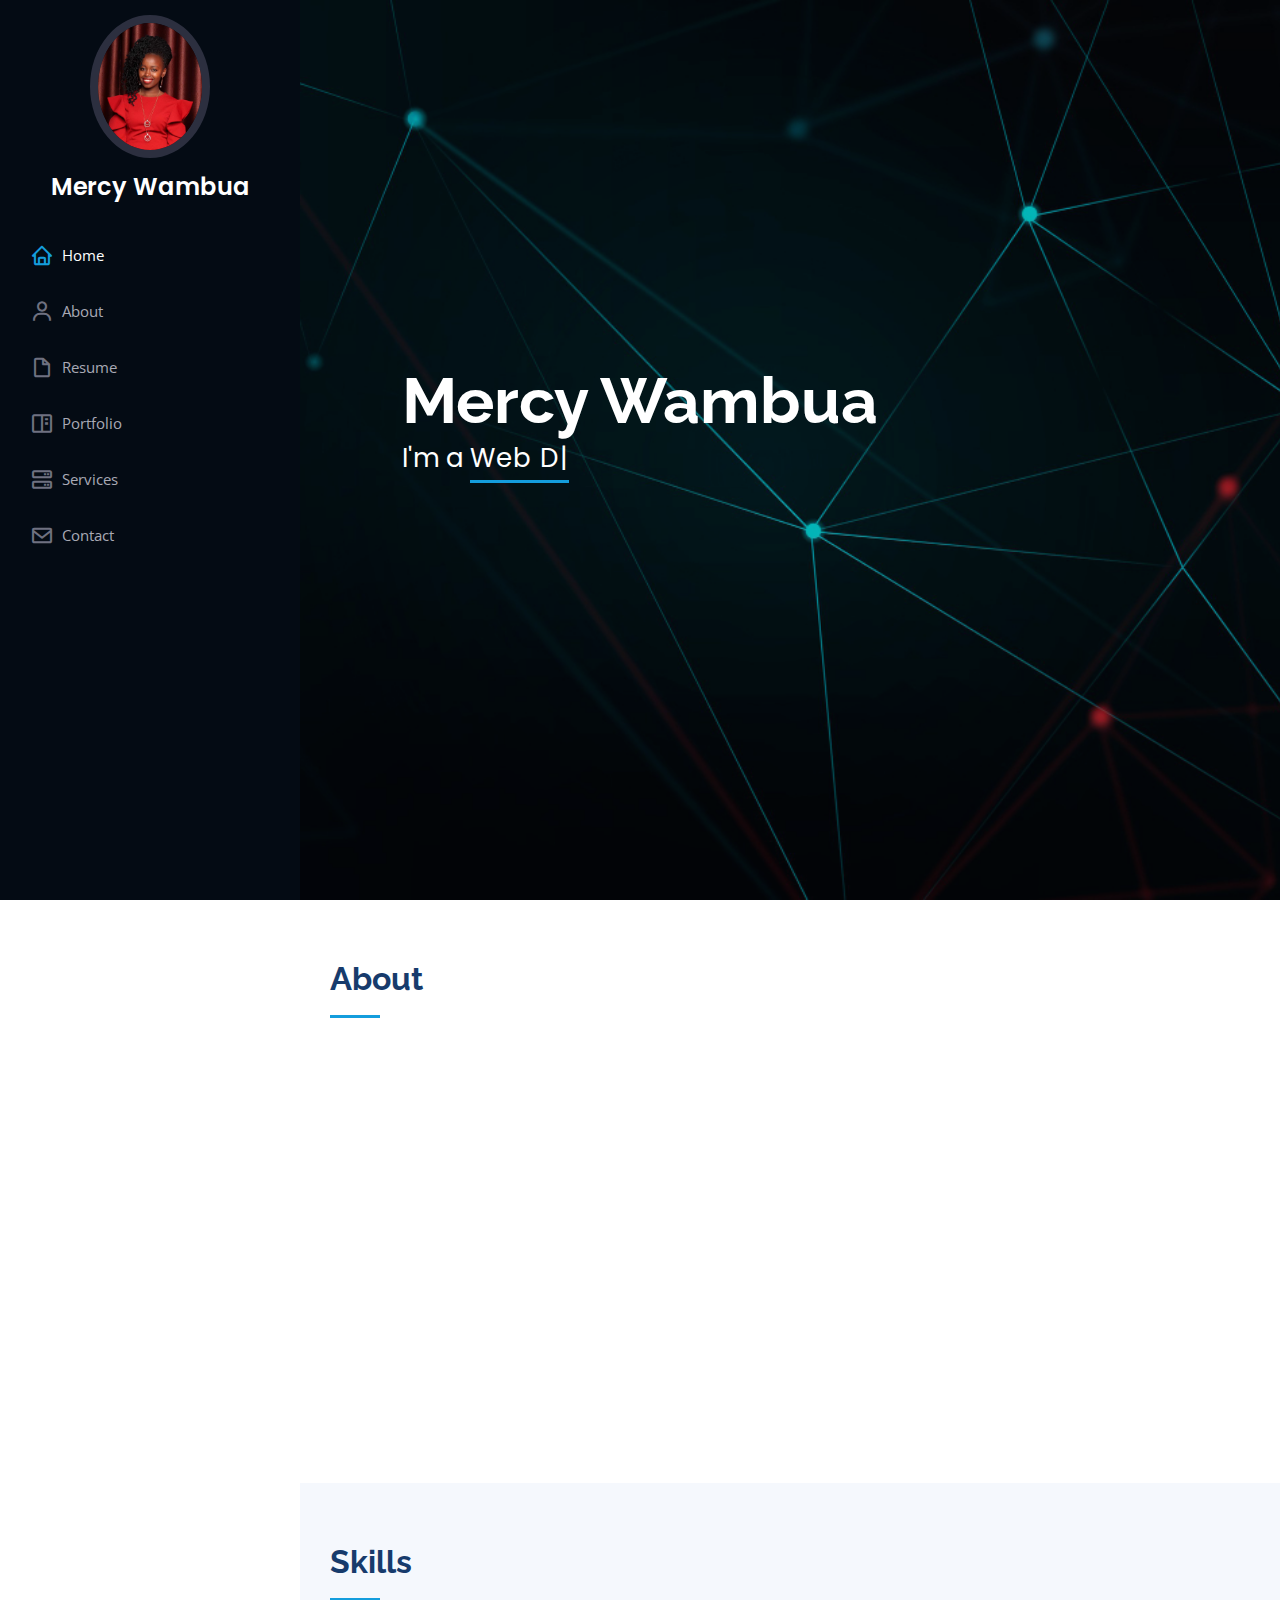
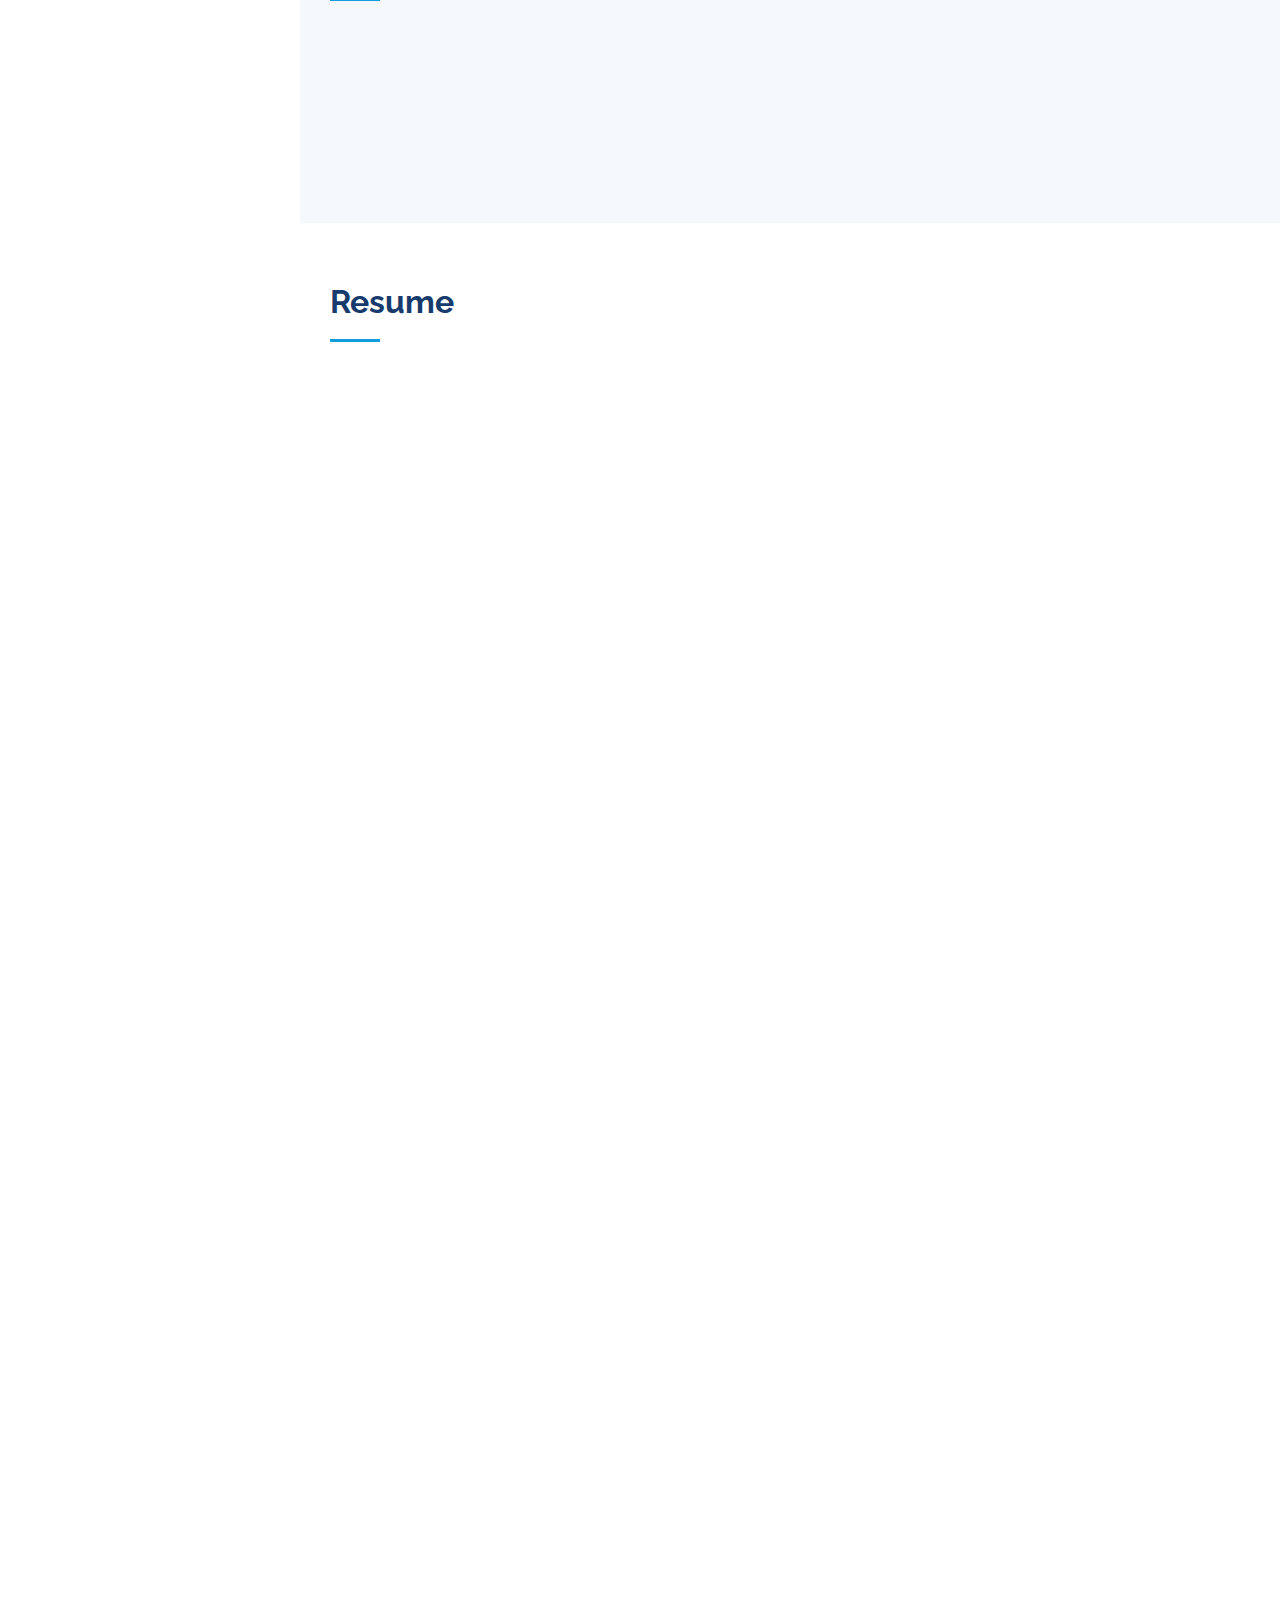
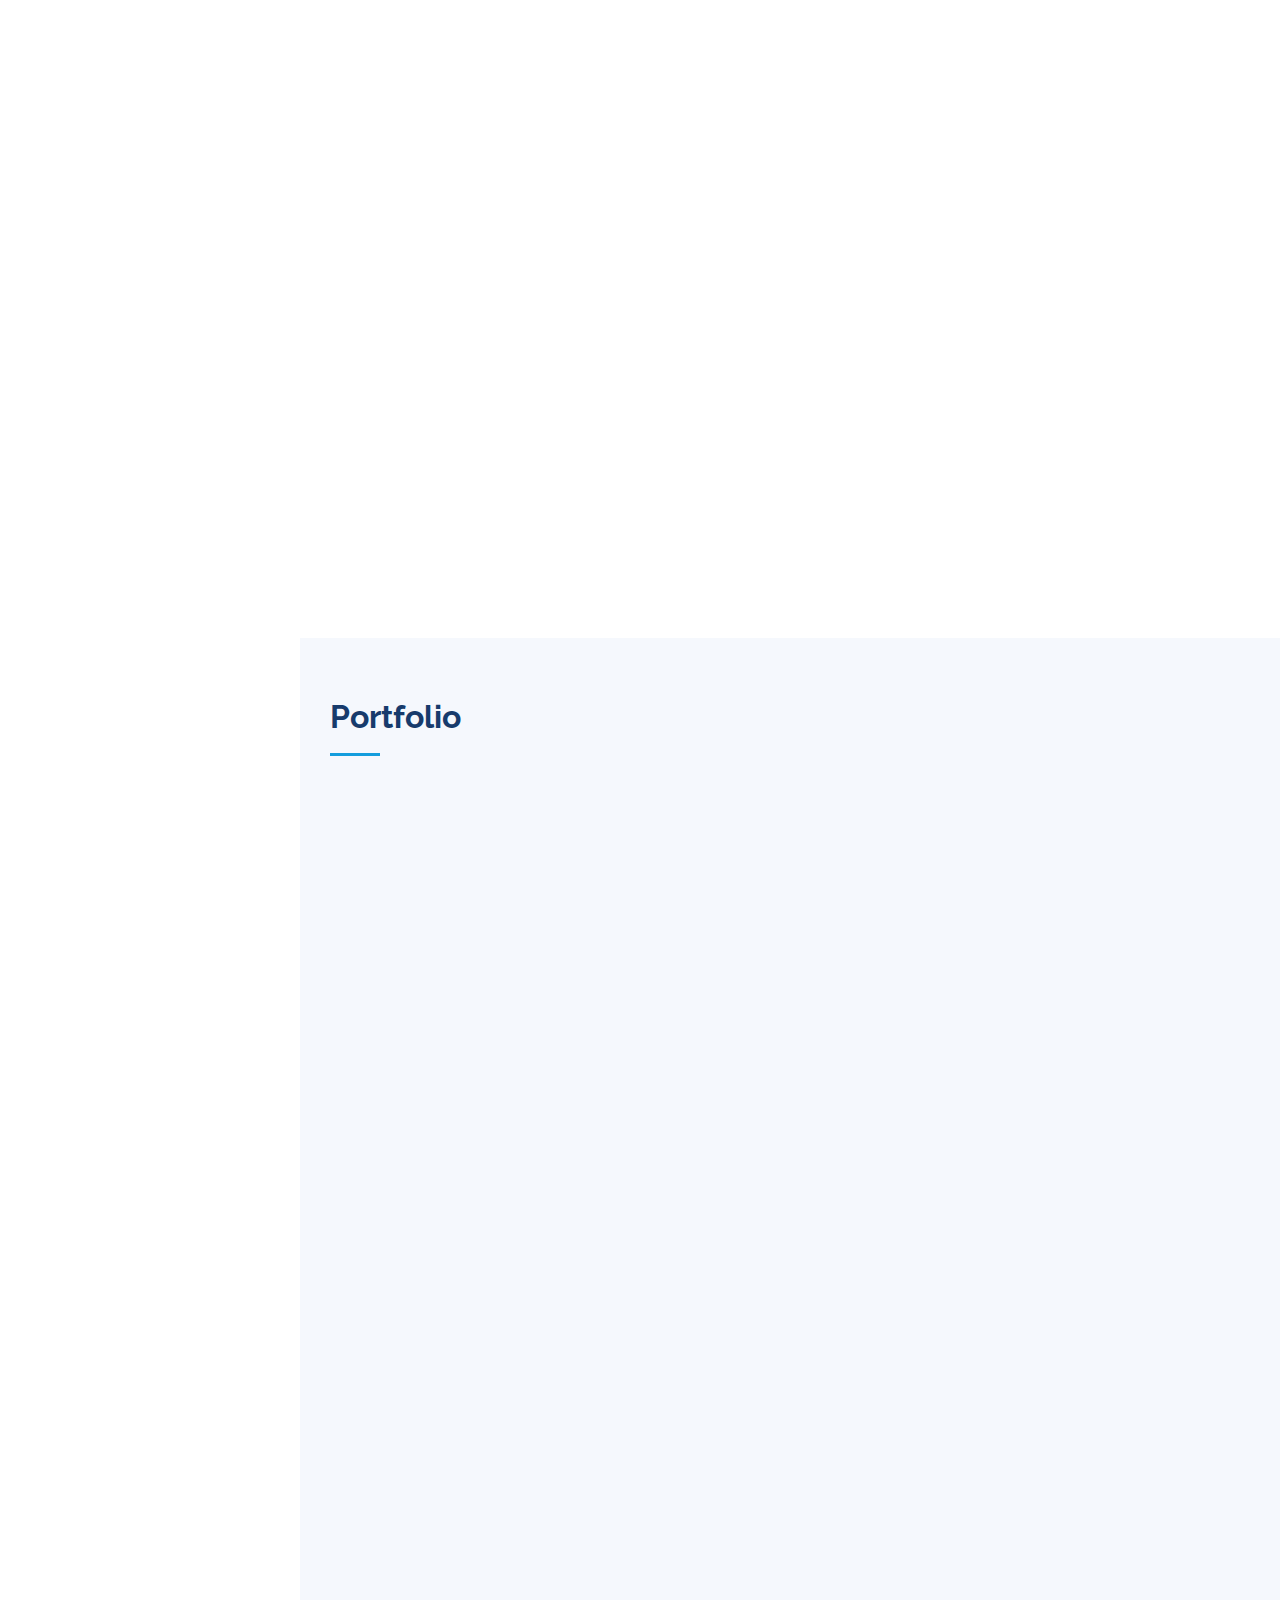
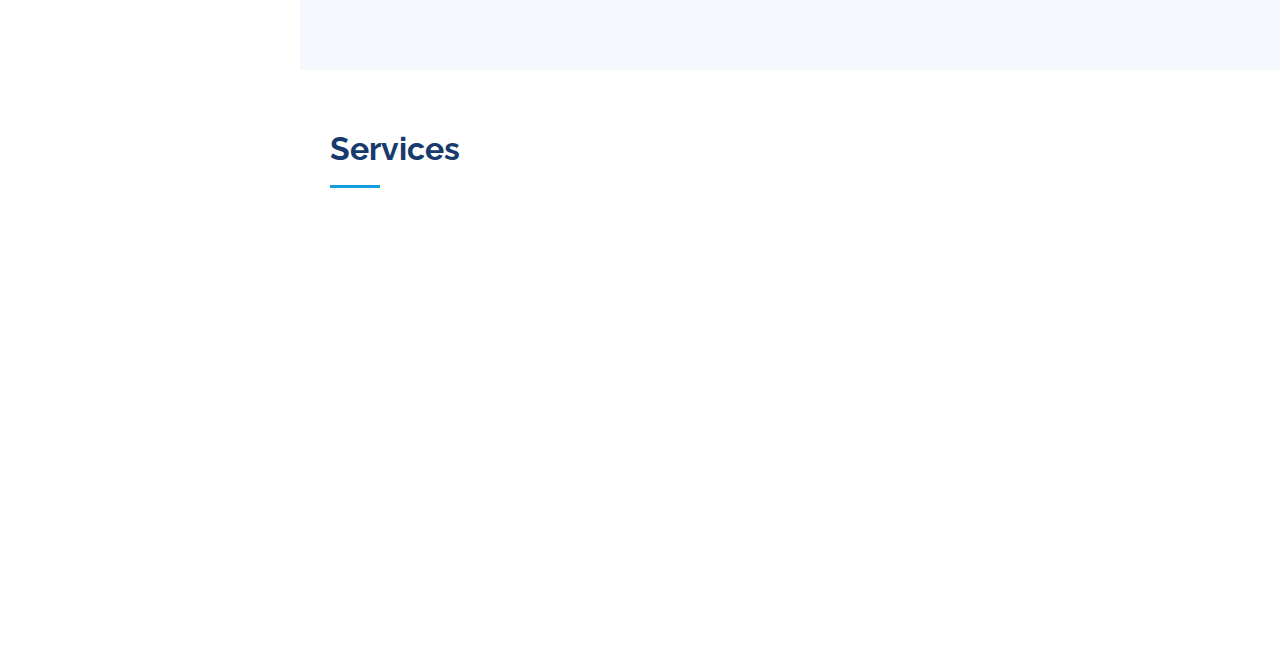
<file: index.html>
<!DOCTYPE html>
<html lang="en">

<head>
  <meta charset="utf-8">
  <meta content="width=device-width, initial-scale=1.0" name="viewport">

  <title>Portfolio</title>
  <meta content="" name="description">
  <meta content="" name="keywords">

  <!-- Favicons -->
  <link href="assets/img/mercy.jpg" rel="icon">
  <link href="assets/img/apple-touch-icon.png" rel="apple-touch-icon">

  <!-- Google Fonts -->
  <link href="https://fonts.googleapis.com/css?family=Open+Sans:300,300i,400,400i,600,600i,700,700i|Raleway:300,300i,400,400i,500,500i,600,600i,700,700i|Poppins:300,300i,400,400i,500,500i,600,600i,700,700i" rel="stylesheet">

  <!-- Vendor CSS Files -->
  <link href="assets/vendor/aos/aos.css" rel="stylesheet">
  <link href="assets/vendor/bootstrap/css/bootstrap.min.css" rel="stylesheet">
  <link href="assets/vendor/bootstrap-icons/bootstrap-icons.css" rel="stylesheet">
  <link href="assets/vendor/boxicons/css/boxicons.min.css" rel="stylesheet">
  <link href="assets/vendor/glightbox/css/glightbox.min.css" rel="stylesheet">
  <link href="assets/vendor/swiper/swiper-bundle.min.css" rel="stylesheet">

  
  <link href="assets/css/style.css" rel="stylesheet">

  
</head>

<body>

  <!-- ======= Mobile nav toggle button ======= -->
  <i class="bi bi-list mobile-nav-toggle d-xl-none"></i>

  <!-- ======= Header ======= -->
  <header id="header">
    <div class="d-flex flex-column">

      <div class="profile">
        <img src="assets/img/mercy.jpg" alt="" class="img-fluid rounded-circle">
        <h1 class="text-light"><a href="index.html">Mercy Wambua</a></h1>
       <!-- <div class="social-links mt-3 text-center">
          <a href="#" class="twitter"><i class="bx bxl-twitter"></i></a>
          <a href="#" class="facebook"><i class="bx bxl-facebook"></i></a>
          <a href="#" class="instagram"><i class="bx bxl-instagram"></i></a>
          <a href="#" class="google-plus"><i class="bx bxl-skype"></i></a>
          <a href="#" class="linkedin"><i class="bx bxl-linkedin"></i></a>
        </div>-->
      </div>

      <nav id="navbar" class="nav-menu navbar">
        <ul>
          <li><a href="#hero" class="nav-link scrollto active"><i class="bx bx-home"></i> <span>Home</span></a></li>
          <li><a href="#about" class="nav-link scrollto"><i class="bx bx-user"></i> <span>About</span></a></li>
          <li><a href="#resume" class="nav-link scrollto"><i class="bx bx-file-blank"></i> <span>Resume</span></a></li>
          <li><a href="#portfolio" class="nav-link scrollto"><i class="bx bx-book-content"></i> <span>Portfolio</span></a></li>
          <li><a href="#services" class="nav-link scrollto"><i class="bx bx-server"></i> <span>Services</span></a></li>
          <li><a href="#contact" class="nav-link scrollto"><i class="bx bx-envelope"></i> <span>Contact</span></a></li>
        </ul>
      </nav>
    </div>
  </header>
  <!-- ======= Hero Section ======= -->
  <section id="hero" class="d-flex flex-column justify-content-center align-items-center">
    <div class="hero-container" data-aos="fade-in">
      <h1>Mercy Wambua</h1>
      <p>I'm a <span class="typed" data-typed-items="Web Developer, UI/UX Designer, Graphic Designer"></span></p>
    </div>
  </section>

  <main id="main">

    <!-- ======= About Section ======= -->
    <section id="about" class="about">
      <div class="container">

        <div class="section-title">
          <h2>About</h2>
          <p>
            
            
           </p>
           
        </div>

        <div class="row">
          <div class="col-lg-4" data-aos="fade-right">
            <img src="assets/img/mercy.jpg" class="img-fluid" alt="">
          </div>
          <div class="col-lg-8 pt-4 pt-lg-0 content" data-aos="fade-left">
            <h3> Web Developer &amp; UI/UX Designer.</h3>
            <p class="fst-italic">
             
            </p>
            <div class="row">
              <div class="col-lg-6">
                <ul>
                 
                  <li><i class="bi bi-chevron-right"></i> <strong>Phone:</strong> <span>+254 706 449 999</span></li>
                  <li><i class="bi bi-chevron-right"></i> <strong>Email:</strong> <span>mevicandanu@gmail.com</span></li>
                  <li><i class="bi bi-chevron-right"></i> <strong>City:</strong> <span>Nairobi</span></li>
                </ul>
              </div>
              <div class="col-lg-6">
                <ul>
               
                  <li><i class="bi bi-chevron-right"></i> <strong>Degree:</strong> <span>Computer Science</span></li>
                  <li><i class="bi bi-chevron-right"></i> <strong>Freelance:</strong> <span>Available</span></li>
                  <li><i class="bi bi-chevron-right"></i> <strong></strong> <span><a href="https://www.behance.net/mercyndanu" target="_blank">Behance Portfolio </a></span></li>

                </ul>
              </div>
            </div>
            <p>
              I am a highly skilled and results-driven UI/UX Designer, 
            coupled with expertise in Web Development, 
            showcasing a profound commitment and enthusiasm for my craft. 
            Armed with a solid foundation in Computer Science from Chuka University.</p>

            <p>I have a problem-solving mindset and a meticulous attention 
            to detail, ensuring that every project I undertake is executed with precision.
            </p>
          </div>
        </div>

      </div>
    </section>

  

    <!-- ======= Skills Section ======= -->
    <section id="skills" class="skills section-bg">
      <div class="container">

        <div class="section-title">
          <h2>Skills</h2>
          
        </div>

        <div class="row skills-content">

          <div class="col-lg-4" data-aos="fade-up">
            <ul>
              <li>HTML and CSS frameworks</li>
              <li>CSS</li>
              <li>JavaScrpit</li> 
              <li>React.js and next js</li>
            </ul>  
          </div>
          <div class="col-lg-4" data-aos="fade-up">
            <ul>
              <li>UI/UX design</li>
              <li>Website Development &AMP; Design </li>
              <li>Wireframing &amp; prototyping </li>
              <li>User research</li>
            </ul>  
          </div>
          <div class="col-lg-4" data-aos="fade-up">
            <ul>
              
              <li>Figma</li>
              <li>Graphic Design</li>
              <li>Adobe Creative suite(Photoshop, XD, Indesign, Illustrator)</li>
             
            </ul>  
          </div>
</div>

      </div>
    </section>

    <!-- ======= Resume Section ======= -->
    <section id="resume" class="resume">
      <div class="container">

        <div class="section-title">
          <h2>Resume</h2>
        </div>

        <div class="row">
          <div class="col-lg-6" data-aos="fade-up" data-aos-delay="100">
          <h3 class="resume-title">Sumary</h3>
            <div class="resume-item pb-0">
              <h4>Mercy Wambua</h4>
              <p><em>Innovative and deadline-driven UI/UX Designer and web developer offering 
                strong attention to detail, creativity, accuracy, excellent problem-solving skills, 
                and the ability to work in fast-paced team environment. A reliable individual determined to meet and exceed all assigned 
                results unsupervised.</em></p>
              
            </div>
            <h3 class="resume-title">Professional Experience</h3>
            <div class="resume-item">
              <h4>Web Developer &amp; UX/UI Designer, CHIPGLOBE</h4>
              <h5>Present</h5>
              <p><em> Web development  </em></p>
              
              <ul>
                <li>Experience using front-end libraries like React.js, Angular, and Vue.js for building dynamic user interfaces.</li>
                <li>Proficient in using Git and GitHub for version control, code collaboration, and branching strategies.</li>
                <li>Strong proficiency in HTML5, CSS3, and modern layout techniques like Flexbox and Grid to build responsive and accessible UIs.</li>
                <li>Expertise in JavaScript fundamentals, including ES6+ features, to create dynamic, interactive, and efficient web applications.</li>
                <li>Hands-on experience with React.js (including hooks), Angular, or Vue.js for building scalable, component-based front-end applications.</li>
                <li>Practical knowledge of CSS frameworks like Bootstrap, Tailwind CSS, and Material UI for faster and consistent UI development.</li>
              </ul>

              <p><em> UI/UX design  </em></p>
              <ul>
                <li>Design interfaces that adapt seamlessly to various screen sizes, ensuring optimal user experiences across devices.</li>
                <li>Apply principles of human-centered design to create intuitive, user-friendly web experiences.</li>
                <li>Expertise in using tools like Figma, Sketch, Adobe XD, and InVision to create wireframes, mockups, and interactive prototypes.</li>
                <li>Design responsive design to ensuring good user experiences in all devices.</li>
              </ul>
            </div>
            <div class="resume-item">
              <h4>UI/UX Designer &amp; Web Developer</h4>
              <h5>2023 - 2024 April Freelance</h5>
              <p><em>Web development </em></p>
              <ul>
                <li>Work directly with clients to produce appealing and compelling presentations that engage target audience.</li>
                <li>Proficient in HTML5, CSS3, and JavaScript, creating responsive and interactive user interfaces.</li>
                <li>Ensured seamless user experience across all major browsers by implementing cross-browser compatibility standards.</li>
                <li>Ensured web applications function consistently across major browsers and platforms.</li>
                <li>Developed mobile-first, responsive web designs using CSS frameworks like Bootstrap and Material UI.</li>
              </ul>

              
            </div>
            
          </div>
          <div class="col-lg-6" data-aos="fade-up">
            <div class="resume-item">
            <p><em>UI/UX Design </em></p>
              <ul>
                <li>Conducted user research, interviews, and created personas to better understand target users and define project goals.</li>
                <li>Facilitated usability testing to gather feedback, identify pain points, and iterate designs for improved user experience.</li>
                <li>Developed and maintained design systems for consistent user interface elements across applications.</li>
                <li>Created human centered designs.</li>
              </ul>
              </div>
            <div class="resume-item">
              <h4>Graphic Designer &amp; UI/UX Designer(SHYNAT BRANDS)</h4>
              <h5>2020 - 2023</h5>
              <p><em>UI/UX Designer</em></p>
              <ul>
                <li>Designed UX/UI mobile applications and websites for different clients.</li>
                <li>Created user flow, sketches, wireframes and prototypes for mobile and website development.</li>
              </ul>
              <p><em>Graphic Designer</em></p>
              <ul>
                <li>Developed creative advertising content for various companies, including catalogues, menus, flyers, business cards, posters, banners, business profiles, brochures, infographics, and other designs.</li>
                <li>Conceptualized logo designs, and videos to promote product brands.</li>
                <li>Leverage rebranding expertise in enhancing client’s corporate image to ensure profitability and business growth.</li>
                <li>Design visual content for Facebook and Instagram posts.</li>
                <li>Created motion graphic assets which improved brand advertisement.</li>
              </ul>
            </div>

            <h3 class="resume-title">Education</h3>
            <div class="resume-item">
              <h4>Google UX Design   &amp; Web Development </h4>
              <h5>Present</h5>
              <p><em>Skills</em></p>
              <p>Wireframes, low-fidelity prototype, high-fidelity design UX research, 
                testing prototype in figma, web design, mobile application design and JavaScript. </p>
            </div>
            <div class="resume-item">
              <h4>Bachelor Computer Science  </h4>
              <h5>2017 - 2021</h5>
              <p><em>Skills</em></p>
              <p>Object-oriented programming, Functional Programming, Graphic Design, JavaScript, Python, Java, C+, C, Database management, Working and managing a team.</p>
            </div>

            <div class="resume-item">
              <h4>Certificate in MIT at Emobilis</h4>
              <h5>2019</h5>
              <p><em>Skills</em></p>
              <p>Developing mobile applications using Android studio and Java, developing web applications using PHP, Databases: MySQL, SQL, JavaScript, HTML5, CSS and Bootstrap framework.</p>
            </div>
          </div>
          
        </div>

      </div>
    </section>

    <!-- ======= Portfolio Section ======= -->
    <section id="portfolio" class="portfolio section-bg">
      <div class="container">

        <div class="section-title">
          <h2>Portfolio</h2>
        </div>

        <div class="row" data-aos="fade-up">
          <div class="col-lg-12 d-flex justify-content-center">
            <ul id="portfolio-flters">
              <li data-filter="*" class="filter-active">All</li>
              <li data-filter=".filter-app">App</li>
              <li data-filter=".filter-card">Graphics</li>
              <li data-filter=".filter-web">Web</li>
            </ul>
          </div>
        </div>

        <div class="row portfolio-container" data-aos="fade-up" data-aos-delay="100">

          <div class="col-lg-4 col-md-6 portfolio-item filter-app">
            <div class="portfolio-wrap">
              <img src="assets/img/portfolio/app-01.png" class="img-fluid" alt="">
              <div class="portfolio-links">
                <a href="assets/img/portfolio/app-01.png" data-gallery="portfolioGallery" class="portfolio-lightbox" title="App 1"><i class="bx bx-plus"></i></a>
                <a href="appchaka.html" title="More Details"><i class="bx bx-link"></i></a>
              </div>
            </div>
          </div>
          <div class="col-lg-4 col-md-6 portfolio-item filter-app">
            <div class="portfolio-wrap">
              <img src="assets/img/portfolio/PR.png" class="img-fluid" alt="">
              <div class="portfolio-links">
                <a href="assets/img/portfolio/PR.png" data-gallery="portfolioGallery" class="portfolio-lightbox" title="App 1"><i class="bx bx-plus"></i></a>
                <a href="appcarenuity.html" title="More Details"><i class="bx bx-link"></i></a>
              </div>
            </div>
          </div>

          <div class="col-lg-4 col-md-6 portfolio-item filter-web">
            <div class="portfolio-wrap">
              <img src="assets/img/portfolio/Chaka-01.png" class="img-fluid" alt="">
              <div class="portfolio-links">
                <a href="assets/img/portfolio/Chaka-01.png" data-gallery="portfolioGallery" class="portfolio-lightbox" title="Web 3"><i class="bx bx-plus"></i></a>
                <a href="chakaweb.html" title="More Details"><i class="bx bx-link"></i></a>
              </div>
            </div>
          </div>

          <div class="col-lg-4 col-md-6 portfolio-item filter-web">
            <div class="portfolio-wrap">
              <img src="assets/img/portfolio/lesent-01.png" class="img-fluid" alt="">
              <div class="portfolio-links">
                <a href="assets/img/portfolio/lesent-01.png" data-gallery="portfolioGallery" class="portfolio-lightbox" title="Web 2"><i class="bx bx-plus"></i></a>
                <a href="lesentweb.html" title="More Details"><i class="bx bx-link"></i></a>
              </div>
            </div>
          </div>

          <div class="col-lg-4 col-md-6 portfolio-item filter-card">
            <div class="portfolio-wrap">
              <img src="assets/img/portfolio/setcatlo.gif" class="img-fluid" alt="">
              <div class="portfolio-links">
                <a href="assets/img/portfolio/setcatlo.gif" data-gallery="portfolioGallery" class="portfolio-lightbox" title="Card 2"><i class="bx bx-plus"></i></a>
                <a href="setcat.html" title="More Details"><i class="bx bx-link"></i></a>
              </div>
            </div>
          </div>
     

          <div class="col-lg-4 col-md-6 portfolio-item filter-card">
            <div class="portfolio-wrap">
              <img src="assets/img/portfolio/cate-01.png" class="img-fluid" alt="">
              <div class="portfolio-links">
                <a href="assets/img/portfolio/cate-01.png" data-gallery="portfolioGallery" class="portfolio-lightbox" title="Card 2"><i class="bx bx-plus"></i></a>
                <a href="logo.html" title="More Details"><i class="bx bx-link"></i></a>
              </div>
            </div>
          </div>

         

          

          <div class="col-lg-4 col-md-6 portfolio-item filter-card">
            <div class="portfolio-wrap">
              <img src="assets/img/portfolio/flyer.gif" class="img-fluid" alt="">
              <div class="portfolio-links">
                <a href="assets/img/portfolio/flyer.gif" data-gallery="portfolioGallery" class="portfolio-lightbox" title="Card 1"><i class="bx bx-plus"></i></a>
                <a href="graphic.html" title="More Details"><i class="bx bx-link"></i></a>
              </div>
            </div>
          </div>

          

        </div>

      </div>
    </section>
    <!-- ======= Services Section ======= -->
    <section id="services" class="services">
      <div class="container">

        <div class="section-title">
          <h2>Services</h2>
        </div>

        <div class="row">
          
          <div class="col-lg-4 col-md-6 icon-box" data-aos="fade-up" data-aos-delay="100">
            <div class="icon"><i class="bi bi-grid-1x2-fill"></i></i></div>
            <h4 class="title"><a href="">Web development</a></h4>
            <p class="description">In the ever-evolving digital landscape, a robust online presence is imperative. I specialize in web development, 
              transforming concepts into responsive and dynamic websites. Whether you need a sleek portfolio or a feature-rich e-commerce platform, I have the expertise to bring your vision to the digital realm.</p>
          </div>
          <div class="col-lg-4 col-md-6 icon-box" data-aos="fade-up">
            <div class="icon"><i class="bi bi-bezier"></i></i></div>
            <h4 class="title"><a href="">UI/UX design</a></h4>
            <p class="description">Crafting visually stunning and intuitive user interfaces is at the core of what I do. I meticulously 
              design user experiences that seamlessly blend aesthetics with functionality, ensuring that every interaction leaves a lasting impression.</p>
          </div>
          <div class="col-lg-4 col-md-6 icon-box" data-aos="fade-up" data-aos-delay="200">
            <div class="icon"><i class="bi bi-vector-pen"></i></div>
            <h4 class="title"><a href="">Graphic design</a></h4>
            <p class="description">Imagination takes form through captivating visuals. From branding to marketing materials, I bring ideas to life with compelling graphic designs. Each creation is tailored to communicate 
              your unique identity, leaving a memorable impact on your audience.</p>
          </div>
          
          
        </div>

      </div>
    </section>

  
    
 
    <!-- ======= Contact Section ======= -->
    <!-- <section id="contact" class="contact">
      <div class="container">

        <div class="section-title">
          <h2>Contact</h2>
        </div>

        <div  class="row" data-aos="fade-in">

          <div class="col-lg-5 d-flex align-items-stretch">
            <div class="info">
              <div class="address">
                <i class="bi bi-geo-alt"></i>
                <h4>Location:</h4>
                <p>Nairobi Kenya</p>
              </div>

              <div class="email">
                <i class="bi bi-envelope"></i>
                <h4>Email:</h4>
                <p>mevicandanu@gmail.com</p>
              </div>

              <div class="phone">
                <i class="bi bi-phone"></i>
                <h4>Call:</h4>
                <p>+254 706 449 999</p>
              </div>

            </div>

          </div>

          <div class="col-lg-7 mt-5 mt-lg-0 d-flex align-items-stretch">
            <form action="forms/contact.php" method="post" role="form" class="php-email-form">
              <div class="row">
                <div class="form-group col-md-6">
                  <label for="name">Your Name</label>
                  <input type="text" name="name" class="form-control" id="name" required>
                </div>
                <div class="form-group col-md-6">
                  <label for="name">Your Email</label>
                  <input type="email" class="form-control" name="email" id="email" required>
                </div>
              </div>
              <div class="form-group">
                <label for="name">Subject</label>
                <input type="text" class="form-control" name="subject" id="subject" required>
              </div>
              <div class="form-group">
                <label for="name">Message</label>
                <textarea class="form-control" name="message" rows="10" required></textarea>
              </div>
              <div class="my-3">
                <div class="loading">Loading</div>
                <div class="error-message"></div>
                <div class="sent-message">Your message has been sent. Thank you!</div>
              </div>
              <div class="text-center"><button type="submit">Send Message</button></div>
            </form>
          </div>

        </div>

      </div>
    </section> -->
    

  </main>

  <!-- ======= Footer ======= -->
 

  <a href="#" class="back-to-top d-flex align-items-center justify-content-center"><i class="bi bi-arrow-up-short"></i></a>

  <!-- Vendor JS Files -->
  <script src="assets/vendor/purecounter/purecounter_vanilla.js"></script>
  <script src="assets/vendor/aos/aos.js"></script>
  <script src="assets/vendor/bootstrap/js/bootstrap.bundle.min.js"></script>
  <script src="assets/vendor/glightbox/js/glightbox.min.js"></script>
  <script src="assets/vendor/isotope-layout/isotope.pkgd.min.js"></script>
  <script src="assets/vendor/swiper/swiper-bundle.min.js"></script>
  <script src="assets/vendor/typed.js/typed.umd.js"></script>
  <script src="assets/vendor/waypoints/noframework.waypoints.js"></script>
  <script src="assets/vendor/php-email-form/validate.js"></script>


  <script src="assets/js/main.js"></script>

</body>

</html>
</file>
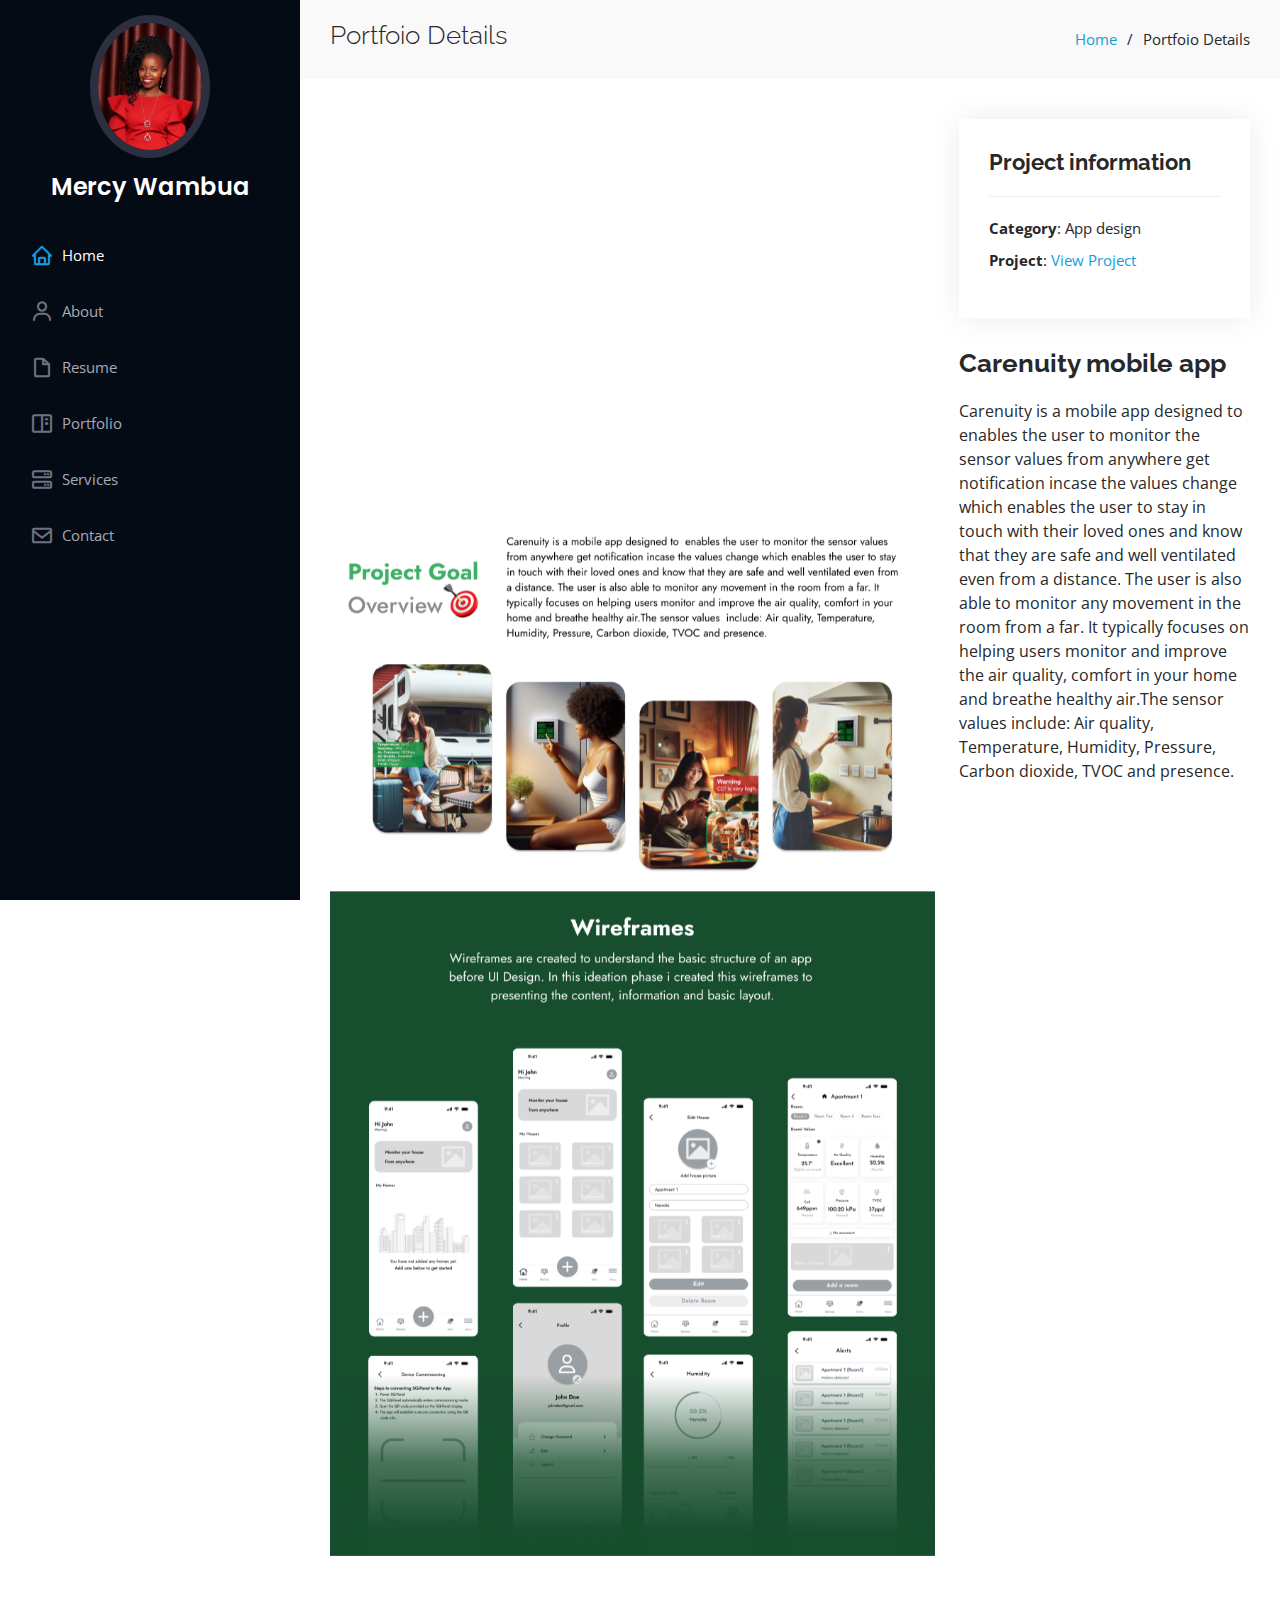
<file: appcarenuity.html>
<!DOCTYPE html>
<html lang="en">

<head>
  <meta charset="utf-8">
  <meta content="width=device-width, initial-scale=1.0" name="viewport">

  <title>Portfolio</title>
  <meta content="" name="description">
  <meta content="" name="keywords">

  <!-- Favicons -->
  <link href="assets/img/mercy.jpg" rel="icon">
  <link href="assets/img/apple-touch-icon.png" rel="apple-touch-icon">

  <!-- Google Fonts -->
  <link href="https://fonts.googleapis.com/css?family=Open+Sans:300,300i,400,400i,600,600i,700,700i|Raleway:300,300i,400,400i,500,500i,600,600i,700,700i|Poppins:300,300i,400,400i,500,500i,600,600i,700,700i" rel="stylesheet">

  <!-- Vendor CSS Files -->
  <link href="assets/vendor/aos/aos.css" rel="stylesheet">
  <link href="assets/vendor/bootstrap/css/bootstrap.min.css" rel="stylesheet">
  <link href="assets/vendor/bootstrap-icons/bootstrap-icons.css" rel="stylesheet">
  <link href="assets/vendor/boxicons/css/boxicons.min.css" rel="stylesheet">
  <link href="assets/vendor/glightbox/css/glightbox.min.css" rel="stylesheet">
  <link href="assets/vendor/swiper/swiper-bundle.min.css" rel="stylesheet">

 
  <link href="assets/css/style.css" rel="stylesheet">

  

<body>

  <!-- ======= Mobile nav toggle button ======= -->
  <i class="bi bi-list mobile-nav-toggle d-xl-none"></i>

  <!-- ======= Header ======= -->
  <header id="header">
    <div class="d-flex flex-column">

      <div class="profile">
        <img src="assets/img/mercy.jpg" alt="" class="img-fluid rounded-circle">
        <h1 class="text-light"><a href="index.html">Mercy Wambua</a></h1>
      <!--  <div class="social-links mt-3 text-center">
          <a href="#" class="twitter"><i class="bx bxl-twitter"></i></a>
          <a href="#" class="facebook"><i class="bx bxl-facebook"></i></a>
          <a href="#" class="instagram"><i class="bx bxl-instagram"></i></a>
          <a href="#" class="google-plus"><i class="bx bxl-skype"></i></a>
          <a href="#" class="linkedin"><i class="bx bxl-linkedin"></i></a>
        </div> -->
      </div>

      <nav id="navbar" class="nav-menu navbar">
        <ul>
          <li><a href="#hero" class="nav-link scrollto active"><i class="bx bx-home"></i> <span>Home</span></a></li>
          <li><a href="#about" class="nav-link scrollto"><i class="bx bx-user"></i> <span>About</span></a></li>
          <li><a href="#resume" class="nav-link scrollto"><i class="bx bx-file-blank"></i> <span>Resume</span></a></li>
          <li><a href="#portfolio" class="nav-link scrollto"><i class="bx bx-book-content"></i> <span>Portfolio</span></a></li>
          <li><a href="#services" class="nav-link scrollto"><i class="bx bx-server"></i> <span>Services</span></a></li>
          <li><a href="#contact" class="nav-link scrollto"><i class="bx bx-envelope"></i> <span>Contact</span></a></li>
        </ul>
      </nav>
    </div>
  </header>

  <main id="main">

    <!-- ======= Breadcrumbs ======= -->
    <section id="breadcrumbs" class="breadcrumbs">
      <div class="container">

        <div class="d-flex justify-content-between align-items-center">
          <h2>Portfoio Details</h2>
          <ol>
            <li><a href="index.html">Home</a></li>
            <li>Portfoio Details</li>
          </ol>
        </div>

      </div>
    </section>

    <!-- ======= Portfolio Details Section ======= -->
    <section id="appchaka" class="portfolio-details">
      <div class="container">

        <div class="row gy-4">

          <div class="col-lg-8">
            <div class="portfolio-details-slider swiper">
              <div class="swiper-wrapper align-items-center">

                

                <div class="swiper-slide">
                  <img src="assets/img/portfolio/Goal.png" alt="">
                </div>

                <div class="swiper-slide">
                  <img src="assets/img/portfolio/guide.png" alt="">
                </div>
                <div class="swiper-slide">
                    <img src="assets/img/portfolio/ux.png" alt="">
                  </div>
                  <div class="swiper-slide">
                    <img src="assets/img/portfolio/ux2.png" alt="">
                  </div>
                  <div class="swiper-slide">
                    <img src="assets/img/portfolio/more.png" alt="">
                  </div>

              </div>
              <div class="swiper-pagination"></div>
            </div>
          </div>

          <div class="col-lg-4">
            <div class="portfolio-info">
              <h3>Project information</h3>
              <ul>
                <li><strong>Category</strong>: App design</li>
                <li><strong>Project</strong>: <a href="https://www.behance.net/gallery/208387457/Highfidelity-design" target="_blank">View Project</a></li>

              </ul>
            </div>
            <div class="portfolio-description">
              <h2>Carenuity  mobile app</h2>
              <p>
                Carenuity is a mobile app designed to  enables the user to monitor the sensor values 
                from anywhere get notification incase the values change which enables the user to stay 
                in touch with their loved ones and know that they are safe and well ventilated even from 
                a distance. The user is also able to monitor any movement in the room from a far. It 
                typically focuses on helping users monitor and improve the air quality, comfort in your 
                home and breathe healthy air.The sensor values  include: Air quality, Temperature, 
                Humidity, Pressure, Carbon dioxide, TVOC and presence.
              </p>
            </div>
          </div>

        </div>

      </div>
    </section>

  </main>

  <!-- ======= Footer ======= -->
  

  <a href="#" class="back-to-top d-flex align-items-center justify-content-center"><i class="bi bi-arrow-up-short"></i></a>

  <!-- Vendor JS Files -->
  <script src="assets/vendor/purecounter/purecounter_vanilla.js"></script>
  <script src="assets/vendor/aos/aos.js"></script>
  <script src="assets/vendor/bootstrap/js/bootstrap.bundle.min.js"></script>
  <script src="assets/vendor/glightbox/js/glightbox.min.js"></script>
  <script src="assets/vendor/isotope-layout/isotope.pkgd.min.js"></script>
  <script src="assets/vendor/swiper/swiper-bundle.min.js"></script>
  <script src="assets/vendor/typed.js/typed.umd.js"></script>
  <script src="assets/vendor/waypoints/noframework.waypoints.js"></script>
  <script src="assets/vendor/php-email-form/validate.js"></script>

  
  <script src="assets/js/main.js"></script>

</body>

</html>
</file>
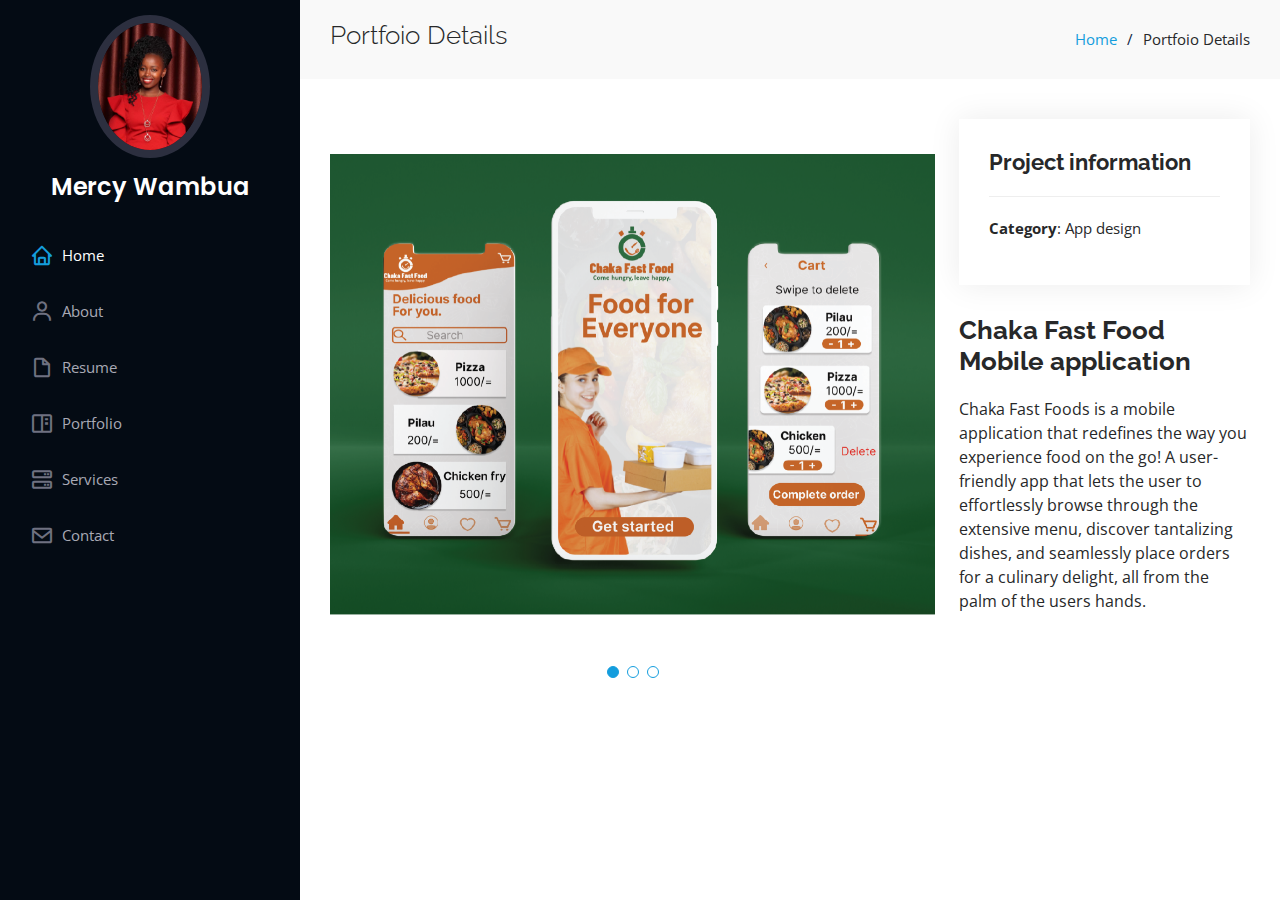
<file: appchaka.html>
<!DOCTYPE html>
<html lang="en">

<head>
  <meta charset="utf-8">
  <meta content="width=device-width, initial-scale=1.0" name="viewport">

  <title>Portfolio</title>
  <meta content="" name="description">
  <meta content="" name="keywords">

  <!-- Favicons -->
  <link href="assets/img/mercy.jpg" rel="icon">
  <link href="assets/img/apple-touch-icon.png" rel="apple-touch-icon">

  <!-- Google Fonts -->
  <link href="https://fonts.googleapis.com/css?family=Open+Sans:300,300i,400,400i,600,600i,700,700i|Raleway:300,300i,400,400i,500,500i,600,600i,700,700i|Poppins:300,300i,400,400i,500,500i,600,600i,700,700i" rel="stylesheet">

  <!-- Vendor CSS Files -->
  <link href="assets/vendor/aos/aos.css" rel="stylesheet">
  <link href="assets/vendor/bootstrap/css/bootstrap.min.css" rel="stylesheet">
  <link href="assets/vendor/bootstrap-icons/bootstrap-icons.css" rel="stylesheet">
  <link href="assets/vendor/boxicons/css/boxicons.min.css" rel="stylesheet">
  <link href="assets/vendor/glightbox/css/glightbox.min.css" rel="stylesheet">
  <link href="assets/vendor/swiper/swiper-bundle.min.css" rel="stylesheet">

 
  <link href="assets/css/style.css" rel="stylesheet">

  

<body>

  <!-- ======= Mobile nav toggle button ======= -->
  <i class="bi bi-list mobile-nav-toggle d-xl-none"></i>

  <!-- ======= Header ======= -->
  <header id="header">
    <div class="d-flex flex-column">

      <div class="profile">
        <img src="assets/img/mercy.jpg" alt="" class="img-fluid rounded-circle">
        <h1 class="text-light"><a href="index.html">Mercy Wambua</a></h1>
      <!--  <div class="social-links mt-3 text-center">
          <a href="#" class="twitter"><i class="bx bxl-twitter"></i></a>
          <a href="#" class="facebook"><i class="bx bxl-facebook"></i></a>
          <a href="#" class="instagram"><i class="bx bxl-instagram"></i></a>
          <a href="#" class="google-plus"><i class="bx bxl-skype"></i></a>
          <a href="#" class="linkedin"><i class="bx bxl-linkedin"></i></a>
        </div> -->
      </div>

      <nav id="navbar" class="nav-menu navbar">
        <ul>
          <li><a href="#hero" class="nav-link scrollto active"><i class="bx bx-home"></i> <span>Home</span></a></li>
          <li><a href="#about" class="nav-link scrollto"><i class="bx bx-user"></i> <span>About</span></a></li>
          <li><a href="#resume" class="nav-link scrollto"><i class="bx bx-file-blank"></i> <span>Resume</span></a></li>
          <li><a href="#portfolio" class="nav-link scrollto"><i class="bx bx-book-content"></i> <span>Portfolio</span></a></li>
          <li><a href="#services" class="nav-link scrollto"><i class="bx bx-server"></i> <span>Services</span></a></li>
          <li><a href="#contact" class="nav-link scrollto"><i class="bx bx-envelope"></i> <span>Contact</span></a></li>
        </ul>
      </nav>
    </div>
  </header>

  <main id="main">

    <!-- ======= Breadcrumbs ======= -->
    <section id="breadcrumbs" class="breadcrumbs">
      <div class="container">

        <div class="d-flex justify-content-between align-items-center">
          <h2>Portfoio Details</h2>
          <ol>
            <li><a href="index.html">Home</a></li>
            <li>Portfoio Details</li>
          </ol>
        </div>

      </div>
    </section>

    <!-- ======= Portfolio Details Section ======= -->
    <section id="appchaka" class="portfolio-details">
      <div class="container">

        <div class="row gy-4">

          <div class="col-lg-8">
            <div class="portfolio-details-slider swiper">
              <div class="swiper-wrapper align-items-center">

                <div class="swiper-slide">
                  <img src="assets/img/portfolio/app-01.png" alt="">
                </div>

                <div class="swiper-slide">
                  <img src="assets/img/portfolio/chaka1.gif" alt="">
                </div>

                <div class="swiper-slide">
                  <img src="assets/img/portfolio/start.gif" alt="">
                </div>

              </div>
              <div class="swiper-pagination"></div>
            </div>
          </div>

          <div class="col-lg-4">
            <div class="portfolio-info">
              <h3>Project information</h3>
              <ul>
                <li><strong>Category</strong>: App design</li>
              
              </ul>
            </div>
            <div class="portfolio-description">
              <h2>Chaka Fast Food Mobile application</h2>
              <p>
                Chaka Fast Foods is a mobile application that redefines the way you experience food on the go! 
                A user-friendly app that lets the user to effortlessly browse through the extensive menu,
                discover tantalizing dishes, and seamlessly place orders for a culinary delight, 
                all from the palm of the users hands.
              </p>
            </div>
          </div>

        </div>

      </div>
    </section>

  </main>

  <!-- ======= Footer ======= -->
  

  <a href="#" class="back-to-top d-flex align-items-center justify-content-center"><i class="bi bi-arrow-up-short"></i></a>

  <!-- Vendor JS Files -->
  <script src="assets/vendor/purecounter/purecounter_vanilla.js"></script>
  <script src="assets/vendor/aos/aos.js"></script>
  <script src="assets/vendor/bootstrap/js/bootstrap.bundle.min.js"></script>
  <script src="assets/vendor/glightbox/js/glightbox.min.js"></script>
  <script src="assets/vendor/isotope-layout/isotope.pkgd.min.js"></script>
  <script src="assets/vendor/swiper/swiper-bundle.min.js"></script>
  <script src="assets/vendor/typed.js/typed.umd.js"></script>
  <script src="assets/vendor/waypoints/noframework.waypoints.js"></script>
  <script src="assets/vendor/php-email-form/validate.js"></script>

  
  <script src="assets/js/main.js"></script>

</body>

</html>
</file>
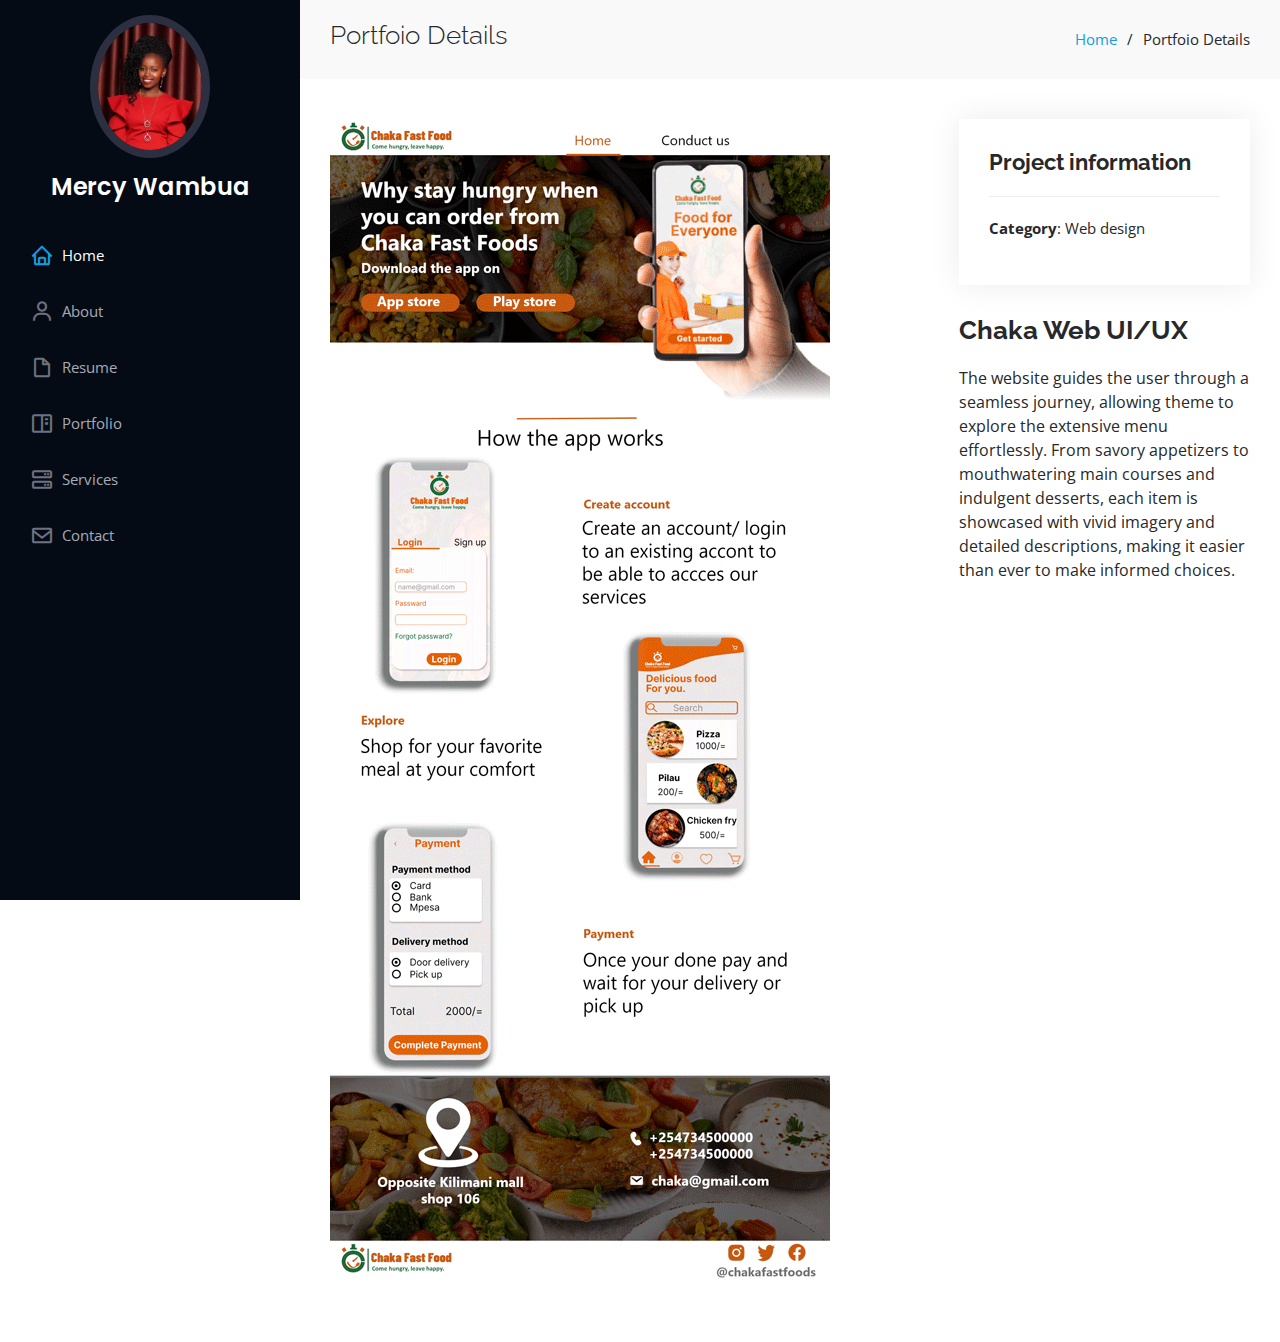
<file: chakaweb.html>
<!DOCTYPE html>
<html lang="en">

<head>
  <meta charset="utf-8">
  <meta content="width=device-width, initial-scale=1.0" name="viewport">

  <title>Portfolio</title>
  <meta content="" name="description">
  <meta content="" name="keywords">

  <!-- Favicons -->
  <link href="assets/img/mercy.jpg" rel="icon">
  <link href="assets/img/apple-touch-icon.png" rel="apple-touch-icon">

  <!-- Google Fonts -->
  <link href="https://fonts.googleapis.com/css?family=Open+Sans:300,300i,400,400i,600,600i,700,700i|Raleway:300,300i,400,400i,500,500i,600,600i,700,700i|Poppins:300,300i,400,400i,500,500i,600,600i,700,700i" rel="stylesheet">

  <!-- Vendor CSS Files -->
  <link href="assets/vendor/aos/aos.css" rel="stylesheet">
  <link href="assets/vendor/bootstrap/css/bootstrap.min.css" rel="stylesheet">
  <link href="assets/vendor/bootstrap-icons/bootstrap-icons.css" rel="stylesheet">
  <link href="assets/vendor/boxicons/css/boxicons.min.css" rel="stylesheet">
  <link href="assets/vendor/glightbox/css/glightbox.min.css" rel="stylesheet">
  <link href="assets/vendor/swiper/swiper-bundle.min.css" rel="stylesheet">

  <link href="assets/css/style.css" rel="stylesheet">

  
</head>

<body>

  <!-- ======= Mobile nav toggle button ======= -->
  <i class="bi bi-list mobile-nav-toggle d-xl-none"></i>

  <!-- ======= Header ======= -->
  <header id="header">
    <div class="d-flex flex-column">

      <div class="profile">
        <img src="assets/img/mercy.jpg" alt="" class="img-fluid rounded-circle">
        <h1 class="text-light"><a href="index.html">Mercy Wambua</a></h1>
      <!--  <div class="social-links mt-3 text-center">
          <a href="#" class="twitter"><i class="bx bxl-twitter"></i></a>
          <a href="#" class="facebook"><i class="bx bxl-facebook"></i></a>
          <a href="#" class="instagram"><i class="bx bxl-instagram"></i></a>
          <a href="#" class="google-plus"><i class="bx bxl-skype"></i></a>
          <a href="#" class="linkedin"><i class="bx bxl-linkedin"></i></a>
        </div> -->
      </div>

      <nav id="navbar" class="nav-menu navbar">
        <ul>
          <li><a href="#hero" class="nav-link scrollto active"><i class="bx bx-home"></i> <span>Home</span></a></li>
          <li><a href="#about" class="nav-link scrollto"><i class="bx bx-user"></i> <span>About</span></a></li>
          <li><a href="#resume" class="nav-link scrollto"><i class="bx bx-file-blank"></i> <span>Resume</span></a></li>
          <li><a href="#portfolio" class="nav-link scrollto"><i class="bx bx-book-content"></i> <span>Portfolio</span></a></li>
          <li><a href="#services" class="nav-link scrollto"><i class="bx bx-server"></i> <span>Services</span></a></li>
          <li><a href="#contact" class="nav-link scrollto"><i class="bx bx-envelope"></i> <span>Contact</span></a></li>
        </ul>
      </nav>
    </div>
  </header>
  <main id="main">

    <!-- ======= Breadcrumbs ======= -->
    <section id="breadcrumbs" class="breadcrumbs">
      <div class="container">

        <div class="d-flex justify-content-between align-items-center">
          <h2>Portfoio Details</h2>
          <ol>
            <li><a href="index.html">Home</a></li>
            <li>Portfoio Details</li>
          </ol>
        </div>

      </div>
    </section>

    <!-- ======= Portfolio Details Section ======= -->
    <section id="chakaweb" class="portfolio-details">
      <div class="container">

        <div class="row gy-4">

          <div class="col-lg-8">
            <div class="portfolio-details-slider swiper">
              <div class="swiper-wrapper align-items-center">

                <div>
                  <img src="assets/img/portfolio/chaka-web.gif" alt="">
                </div>

              </div>
             
            </div>
          </div>

          <div class="col-lg-4">
            <div class="portfolio-info">
              <h3>Project information</h3>
              <ul>
                <li><strong>Category</strong>: Web design</li>
              
              </ul>
            </div>
            <div class="portfolio-description">
              <h2>Chaka Web UI/UX</h2>
              <p>
               The website guides the user through a seamless journey, allowing theme to explore the 
               extensive menu effortlessly. From savory appetizers to mouthwatering main courses and 
               indulgent desserts, each item is showcased with vivid imagery and detailed descriptions, making it easier than ever to make informed choices.
              </p>
            </div>
          </div>

        </div>

      </div>
    </section>

  </main>

  <!-- ======= Footer ======= -->
  

  <a href="#" class="back-to-top d-flex align-items-center justify-content-center"><i class="bi bi-arrow-up-short"></i></a>

  <!-- Vendor JS Files -->
  <script src="assets/vendor/purecounter/purecounter_vanilla.js"></script>
  <script src="assets/vendor/aos/aos.js"></script>
  <script src="assets/vendor/bootstrap/js/bootstrap.bundle.min.js"></script>
  <script src="assets/vendor/glightbox/js/glightbox.min.js"></script>
  <script src="assets/vendor/isotope-layout/isotope.pkgd.min.js"></script>
  <script src="assets/vendor/swiper/swiper-bundle.min.js"></script>
  <script src="assets/vendor/typed.js/typed.umd.js"></script>
  <script src="assets/vendor/waypoints/noframework.waypoints.js"></script>
  <script src="assets/vendor/php-email-form/validate.js"></script>

 
  <script src="assets/js/main.js"></script>

</body>

</html>
</file>
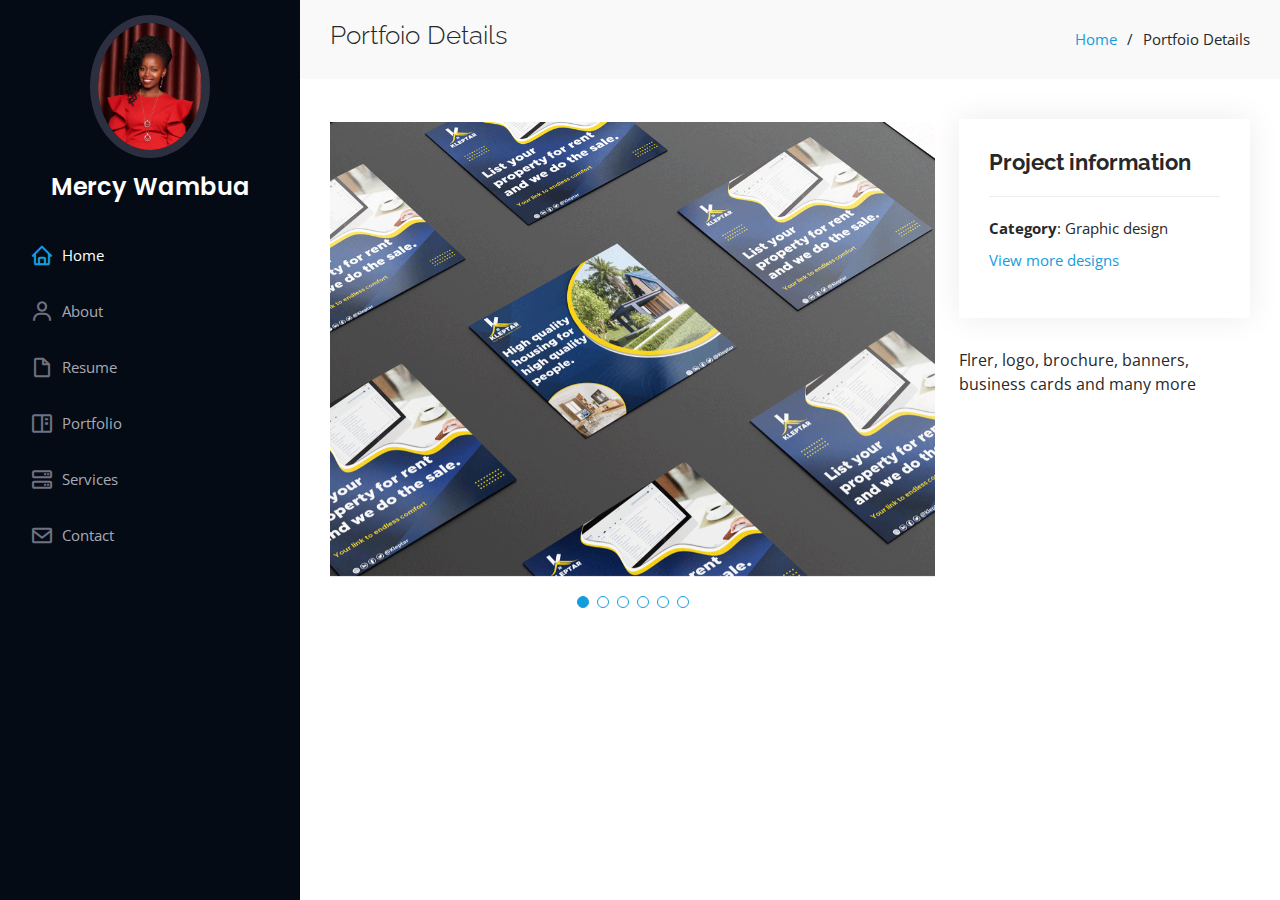
<file: graphic.html>
<!DOCTYPE html>
<html lang="en">

<head>
  <meta charset="utf-8">
  <meta content="width=device-width, initial-scale=1.0" name="viewport">

  <title>Portfolio</title>
  <meta content="" name="description">
  <meta content="" name="keywords">

  <!-- Favicons -->
  <link href="assets/img/mercy.jpg" rel="icon">
  <link href="assets/img/apple-touch-icon.png" rel="apple-touch-icon">

  <!-- Google Fonts -->
  <link href="https://fonts.googleapis.com/css?family=Open+Sans:300,300i,400,400i,600,600i,700,700i|Raleway:300,300i,400,400i,500,500i,600,600i,700,700i|Poppins:300,300i,400,400i,500,500i,600,600i,700,700i" rel="stylesheet">

  <!-- Vendor CSS Files -->
  <link href="assets/vendor/aos/aos.css" rel="stylesheet">
  <link href="assets/vendor/bootstrap/css/bootstrap.min.css" rel="stylesheet">
  <link href="assets/vendor/bootstrap-icons/bootstrap-icons.css" rel="stylesheet">
  <link href="assets/vendor/boxicons/css/boxicons.min.css" rel="stylesheet">
  <link href="assets/vendor/glightbox/css/glightbox.min.css" rel="stylesheet">
  <link href="assets/vendor/swiper/swiper-bundle.min.css" rel="stylesheet">

  <link href="assets/css/style.css" rel="stylesheet">

 
</head>

<body>

  <!-- ======= Mobile nav toggle button ======= -->
  <i class="bi bi-list mobile-nav-toggle d-xl-none"></i>

  <!-- ======= Header ======= -->
  <header id="header">
    <div class="d-flex flex-column">

      <div class="profile">
        <img src="assets/img/mercy.jpg" alt="" class="img-fluid rounded-circle">
        <h1 class="text-light"><a href="index.html">Mercy Wambua</a></h1>
      <!--  <div class="social-links mt-3 text-center">
          <a href="#" class="twitter"><i class="bx bxl-twitter"></i></a>
          <a href="#" class="facebook"><i class="bx bxl-facebook"></i></a>
          <a href="#" class="instagram"><i class="bx bxl-instagram"></i></a>
          <a href="#" class="google-plus"><i class="bx bxl-skype"></i></a>
          <a href="#" class="linkedin"><i class="bx bxl-linkedin"></i></a>
        </div> -->
      </div>

      <nav id="navbar" class="nav-menu navbar">
        <ul>
          <li><a href="#hero" class="nav-link scrollto active"><i class="bx bx-home"></i> <span>Home</span></a></li>
          <li><a href="#about" class="nav-link scrollto"><i class="bx bx-user"></i> <span>About</span></a></li>
          <li><a href="#resume" class="nav-link scrollto"><i class="bx bx-file-blank"></i> <span>Resume</span></a></li>
          <li><a href="#portfolio" class="nav-link scrollto"><i class="bx bx-book-content"></i> <span>Portfolio</span></a></li>
          <li><a href="#services" class="nav-link scrollto"><i class="bx bx-server"></i> <span>Services</span></a></li>
          <li><a href="#contact" class="nav-link scrollto"><i class="bx bx-envelope"></i> <span>Contact</span></a></li>
        </ul>
      </nav>
    </div>
  </header>

  <main id="main">

    <!-- ======= Breadcrumbs ======= -->
    <section id="breadcrumbs" class="breadcrumbs">
      <div class="container">

        <div class="d-flex justify-content-between align-items-center">
          <h2>Portfoio Details</h2>
          <ol>
            <li><a href="index.html">Home</a></li>
            <li>Portfoio Details</li>
          </ol>
        </div>

      </div>
    </section>

    <!-- ======= Portfolio Details Section ======= -->
    <section id="graphic" class="portfolio-details">
      <div class="container">

        <div class="row gy-4">

          <div class="col-lg-8">
            <div class="portfolio-details-slider swiper">
              <div class="swiper-wrapper align-items-center">

                <div class="swiper-slide">
                  <img src="assets/img/portfolio/flyer.gif" alt="">
                </div>

                <div class="swiper-slide">
                  <img src="assets/img/portfolio/fikisha.gif" alt="">
                </div>

                <div class="swiper-slide">
                  <img src="assets/img/portfolio/brochure-01.png" alt="">
                </div>
                <div class="swiper-slide">
                  <img src="assets/img/portfolio/banner-01.png" alt="">
                </div>

                <div class="swiper-slide">
                  <img src="assets/img/portfolio/brandguid-01.png" alt="">
                </div>
                <div class="swiper-slide">
                  <img src="assets/img/portfolio/brandguid-02.png" alt="">
                </div>

              </div>
              <div class="swiper-pagination"></div>
            </div>
          </div>

          <div class="col-lg-4">
            <div class="portfolio-info">
              <h3>Project information</h3>
              <ul>
                <li><strong>Category</strong>: Graphic design</li>
                <li> <a href="https://www.behance.net/mercyndanu" target="_blank">View more designs </a></span></li>
              
              </ul>
            </div>
            <div class="portfolio-description">
             
              <p>
                Flrer, logo, brochure, banners, business cards and many more 
              </p>
            </div>
          </div>

        </div>

      </div>
    </section>

  </main>

  <!-- ======= Footer ======= -->
 

  <a href="#" class="back-to-top d-flex align-items-center justify-content-center"><i class="bi bi-arrow-up-short"></i></a>

  <!-- Vendor JS Files -->
  <script src="assets/vendor/purecounter/purecounter_vanilla.js"></script>
  <script src="assets/vendor/aos/aos.js"></script>
  <script src="assets/vendor/bootstrap/js/bootstrap.bundle.min.js"></script>
  <script src="assets/vendor/glightbox/js/glightbox.min.js"></script>
  <script src="assets/vendor/isotope-layout/isotope.pkgd.min.js"></script>
  <script src="assets/vendor/swiper/swiper-bundle.min.js"></script>
  <script src="assets/vendor/typed.js/typed.umd.js"></script>
  <script src="assets/vendor/waypoints/noframework.waypoints.js"></script>
  <script src="assets/vendor/php-email-form/validate.js"></script>

  
  <script src="assets/js/main.js"></script>

</body>

</html>
</file>
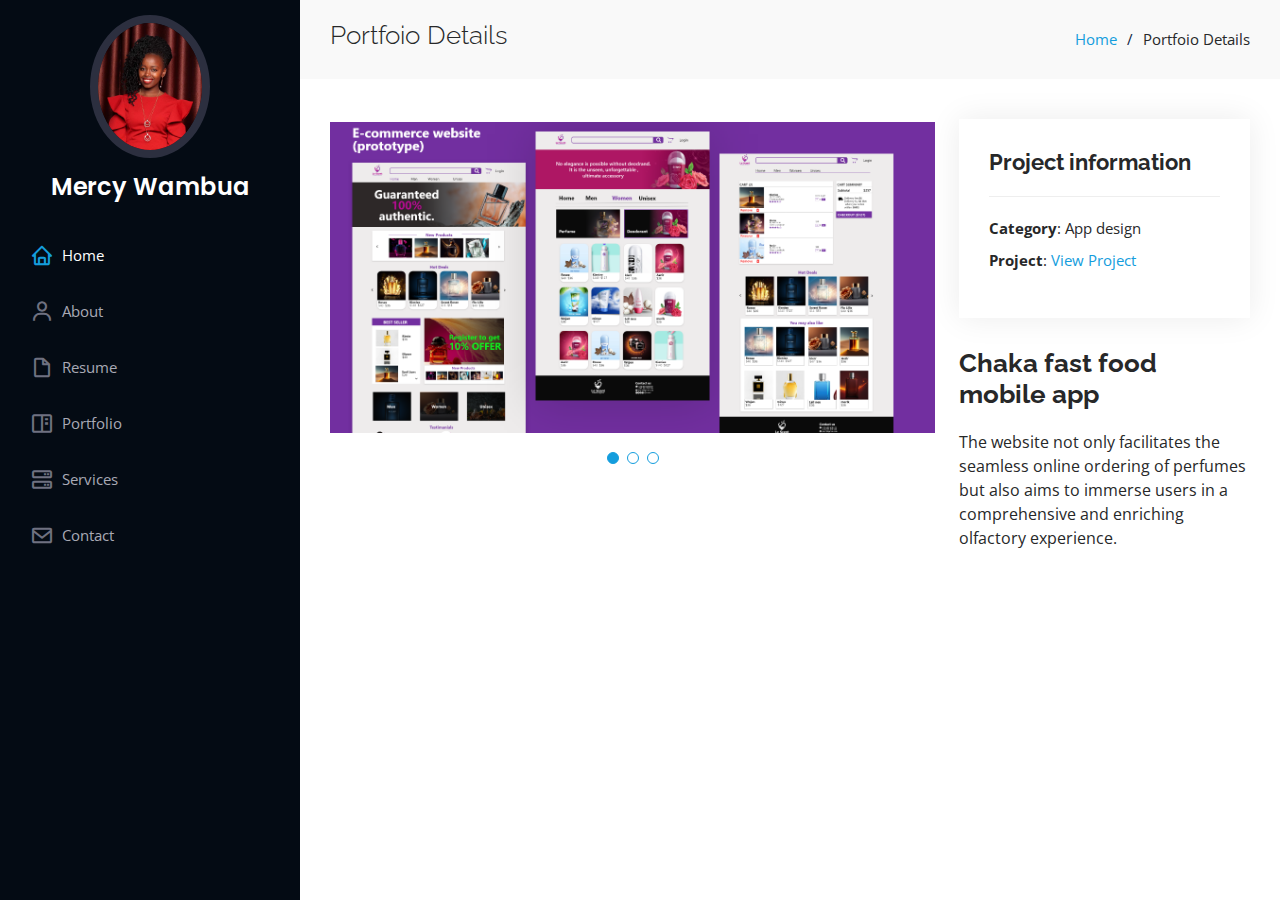
<file: lesentweb.html>
<!DOCTYPE html>
<html lang="en">

<head>
  <meta charset="utf-8">
  <meta content="width=device-width, initial-scale=1.0" name="viewport">

  <title>Portfolio</title>
  <meta content="" name="description">
  <meta content="" name="keywords">

  <!-- Favicons -->
  <link href="assets/img/mercy.jpg" rel="icon">
  <link href="assets/img/apple-touch-icon.png" rel="apple-touch-icon">

  <!-- Google Fonts -->
  <link href="https://fonts.googleapis.com/css?family=Open+Sans:300,300i,400,400i,600,600i,700,700i|Raleway:300,300i,400,400i,500,500i,600,600i,700,700i|Poppins:300,300i,400,400i,500,500i,600,600i,700,700i" rel="stylesheet">

  <!-- Vendor CSS Files -->
  <link href="assets/vendor/aos/aos.css" rel="stylesheet">
  <link href="assets/vendor/bootstrap/css/bootstrap.min.css" rel="stylesheet">
  <link href="assets/vendor/bootstrap-icons/bootstrap-icons.css" rel="stylesheet">
  <link href="assets/vendor/boxicons/css/boxicons.min.css" rel="stylesheet">
  <link href="assets/vendor/glightbox/css/glightbox.min.css" rel="stylesheet">
  <link href="assets/vendor/swiper/swiper-bundle.min.css" rel="stylesheet">


  <link href="assets/css/style.css" rel="stylesheet">

  
</head>

<body>

  <!-- ======= Mobile nav toggle button ======= -->
  <i class="bi bi-list mobile-nav-toggle d-xl-none"></i>

  <!-- ======= Header ======= -->
  <header id="header">
    <div class="d-flex flex-column">

      <div class="profile">
        <img src="assets/img/mercy.jpg" alt="" class="img-fluid rounded-circle">
        <h1 class="text-light"><a href="index.html">Mercy Wambua</a></h1>
      <!--  <div class="social-links mt-3 text-center">
          <a href="#" class="twitter"><i class="bx bxl-twitter"></i></a>
          <a href="#" class="facebook"><i class="bx bxl-facebook"></i></a>
          <a href="#" class="instagram"><i class="bx bxl-instagram"></i></a>
          <a href="#" class="google-plus"><i class="bx bxl-skype"></i></a>
          <a href="#" class="linkedin"><i class="bx bxl-linkedin"></i></a>
        </div> -->
      </div>

      <nav id="navbar" class="nav-menu navbar">
        <ul>
          <li><a href="#hero" class="nav-link scrollto active"><i class="bx bx-home"></i> <span>Home</span></a></li>
          <li><a href="#about" class="nav-link scrollto"><i class="bx bx-user"></i> <span>About</span></a></li>
          <li><a href="#resume" class="nav-link scrollto"><i class="bx bx-file-blank"></i> <span>Resume</span></a></li>
          <li><a href="#portfolio" class="nav-link scrollto"><i class="bx bx-book-content"></i> <span>Portfolio</span></a></li>
          <li><a href="#services" class="nav-link scrollto"><i class="bx bx-server"></i> <span>Services</span></a></li>
          <li><a href="#contact" class="nav-link scrollto"><i class="bx bx-envelope"></i> <span>Contact</span></a></li>
        </ul>
      </nav>
    </div>
  </header>

  <main id="main">

    <!-- ======= Breadcrumbs ======= -->
    <section id="breadcrumbs" class="breadcrumbs">
      <div class="container">

        <div class="d-flex justify-content-between align-items-center">
          <h2>Portfoio Details</h2>
          <ol>
            <li><a href="index.html">Home</a></li>
            <li>Portfoio Details</li>
          </ol>
        </div>

      </div>
    </section>

    <!-- ======= Portfolio Details Section ======= -->
    <section id="lesentweb" class="portfolio-details">
      <div class="container">

        <div class="row gy-4">

          <div class="col-lg-8">
            <div class="portfolio-details-slider swiper">
              <div class="swiper-wrapper align-items-center">

                <div class="swiper-slide">
                  <img src="assets/img/portfolio/lesent2.png" alt="">
                </div>

                <div class="swiper-slide">
                  <img src="assets/img/portfolio/Payment.gif" alt="">
                </div>

                <div class="swiper-slide">
                  <img src="assets/img/portfolio/Sign_uplesent.png" alt="">
                </div>

              </div>
              <div class="swiper-pagination"></div>
            </div>
          </div>

          <div class="col-lg-4">
            <div class="portfolio-info">
              <h3>Project information</h3>
              <ul>
                <li><strong>Category</strong>: App design</li>
                <li><strong>Project</strong>: <a href="https://www.behance.net/gallery/181343403/Le-Scent-website(prototype)" target="_blank">View Project</a></li>
              </ul>
            </div>
            <div class="portfolio-description">
              <h2>Chaka fast food mobile app</h2>
              <p>
                The website not only facilitates the seamless online ordering of perfumes but also aims to 
                immerse users in a comprehensive and enriching olfactory experience.
           
              </p>
            </div>
          </div>

        </div>

      </div>
    </section>

  </main>

  
  

  <a href="#" class="back-to-top d-flex align-items-center justify-content-center"><i class="bi bi-arrow-up-short"></i></a>

  <!-- Vendor JS Files -->
  <script src="assets/vendor/purecounter/purecounter_vanilla.js"></script>
  <script src="assets/vendor/aos/aos.js"></script>
  <script src="assets/vendor/bootstrap/js/bootstrap.bundle.min.js"></script>
  <script src="assets/vendor/glightbox/js/glightbox.min.js"></script>
  <script src="assets/vendor/isotope-layout/isotope.pkgd.min.js"></script>
  <script src="assets/vendor/swiper/swiper-bundle.min.js"></script>
  <script src="assets/vendor/typed.js/typed.umd.js"></script>
  <script src="assets/vendor/waypoints/noframework.waypoints.js"></script>
  <script src="assets/vendor/php-email-form/validate.js"></script>

 
  <script src="assets/js/main.js"></script>

</body>

</html>
</file>
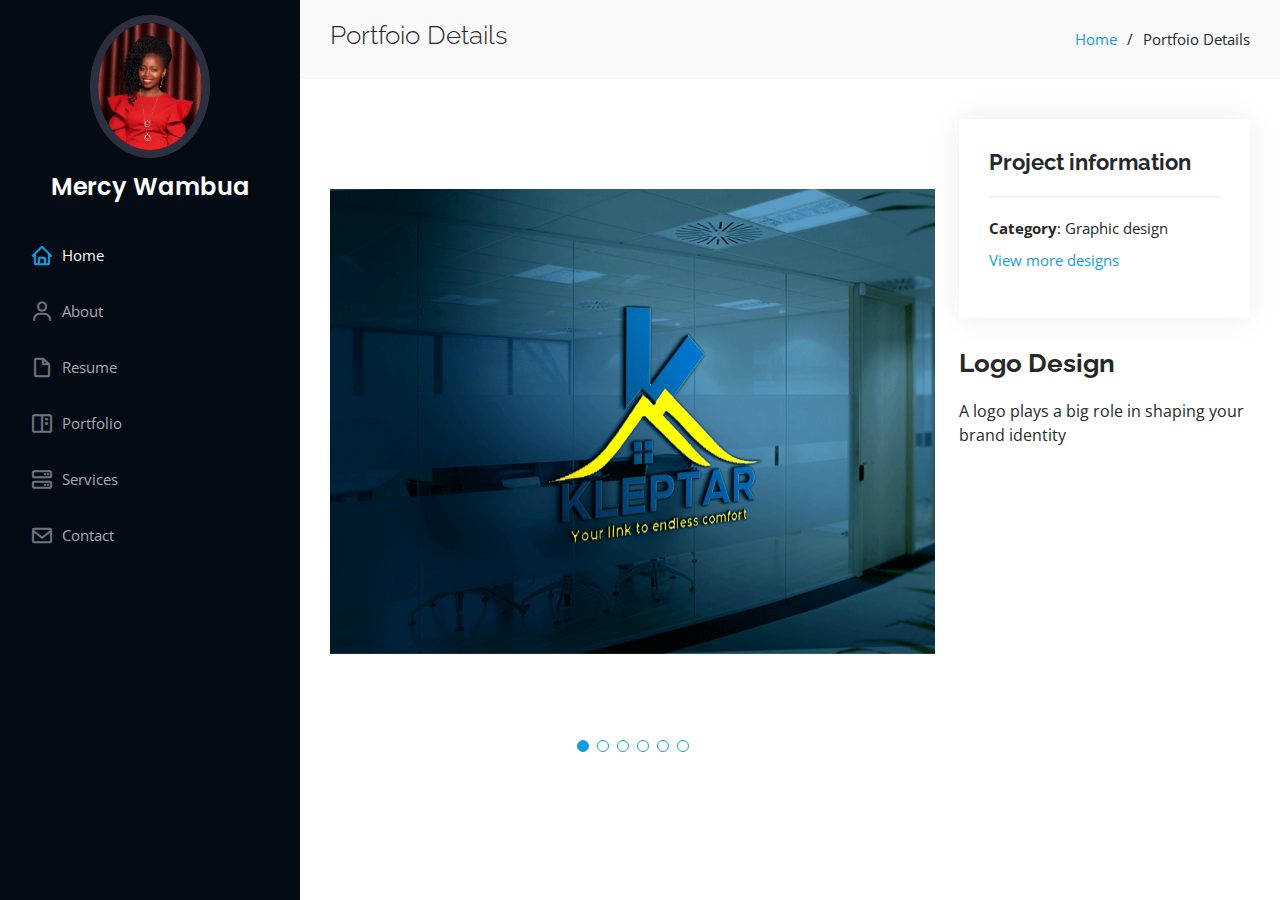
<file: logo.html>
<!DOCTYPE html>
<html lang="en">

<head>
  <meta charset="utf-8">
  <meta content="width=device-width, initial-scale=1.0" name="viewport">

  <title>Portfolio</title>
  <meta content="" name="description">
  <meta content="" name="keywords">

  <!-- Favicons -->
  <link href="assets/img/favicon.png" rel="icon">
  <link href="assets/img/apple-touch-icon.png" rel="apple-touch-icon">

  <!-- Google Fonts -->
  <link href="https://fonts.googleapis.com/css?family=Open+Sans:300,300i,400,400i,600,600i,700,700i|Raleway:300,300i,400,400i,500,500i,600,600i,700,700i|Poppins:300,300i,400,400i,500,500i,600,600i,700,700i" rel="stylesheet">

  <!-- Vendor CSS Files -->
  <link href="assets/vendor/aos/aos.css" rel="stylesheet">
  <link href="assets/vendor/bootstrap/css/bootstrap.min.css" rel="stylesheet">
  <link href="assets/vendor/bootstrap-icons/bootstrap-icons.css" rel="stylesheet">
  <link href="assets/vendor/boxicons/css/boxicons.min.css" rel="stylesheet">
  <link href="assets/vendor/glightbox/css/glightbox.min.css" rel="stylesheet">
  <link href="assets/vendor/swiper/swiper-bundle.min.css" rel="stylesheet">

  <!-- Template Main CSS File -->
  <link href="assets/css/style.css" rel="stylesheet">

  <!-- =======================================================
  * Template Name: iPortfolio
  * Updated: Jan 29 2024 with Bootstrap v5.3.2
  * Template URL: https://bootstrapmade.com/iportfolio-bootstrap-portfolio-websites-template/
  * Author: BootstrapMade.com
  * License: https://bootstrapmade.com/license/
  ======================================================== -->
</head>

<body>

  <!-- ======= Mobile nav toggle button ======= -->
  <i class="bi bi-list mobile-nav-toggle d-xl-none"></i>

  <!-- ======= Header ======= -->
  <header id="header">
    <div class="d-flex flex-column">

      <div class="profile">
        <img src="assets/img/mercy.jpg" alt="" class="img-fluid rounded-circle">
        <h1 class="text-light"><a href="index.html">Mercy Wambua</a></h1>
      <!--  <div class="social-links mt-3 text-center">
          <a href="#" class="twitter"><i class="bx bxl-twitter"></i></a>
          <a href="#" class="facebook"><i class="bx bxl-facebook"></i></a>
          <a href="#" class="instagram"><i class="bx bxl-instagram"></i></a>
          <a href="#" class="google-plus"><i class="bx bxl-skype"></i></a>
          <a href="#" class="linkedin"><i class="bx bxl-linkedin"></i></a>
        </div> -->
      </div>

      <nav id="navbar" class="nav-menu navbar">
        <ul>
          <li><a href="#hero" class="nav-link scrollto active"><i class="bx bx-home"></i> <span>Home</span></a></li>
          <li><a href="#about" class="nav-link scrollto"><i class="bx bx-user"></i> <span>About</span></a></li>
          <li><a href="#resume" class="nav-link scrollto"><i class="bx bx-file-blank"></i> <span>Resume</span></a></li>
          <li><a href="#portfolio" class="nav-link scrollto"><i class="bx bx-book-content"></i> <span>Portfolio</span></a></li>
          <li><a href="#services" class="nav-link scrollto"><i class="bx bx-server"></i> <span>Services</span></a></li>
          <li><a href="#contact" class="nav-link scrollto"><i class="bx bx-envelope"></i> <span>Contact</span></a></li>
        </ul>
      </nav><!-- .nav-menu -->
    </div>
  </header><!-- End Header -->

  <main id="main">

    <!-- ======= Breadcrumbs ======= -->
    <section id="breadcrumbs" class="breadcrumbs">
      <div class="container">

        <div class="d-flex justify-content-between align-items-center">
          <h2>Portfoio Details</h2>
          <ol>
            <li><a href="index.html">Home</a></li>
            <li>Portfoio Details</li>
          </ol>
        </div>

      </div>
    </section><!-- End Breadcrumbs -->

    <!-- ======= Portfolio Details Section ======= -->
    <section id="logo" class="portfolio-details">
      <div class="container">

        <div class="row gy-4">

          <div class="col-lg-8">
            <div class="portfolio-details-slider swiper">
              <div class="swiper-wrapper align-items-center">

                <div class="swiper-slide">
                  <img src="assets/img/portfolio/kleptar.gif" alt="">
                </div>

                <div class="swiper-slide">
                  <img src="assets/img/portfolio/lesentlogo-01.png" alt="">
                </div>

                <div class="swiper-slide">
                  <img src="assets/img/portfolio/fun.png" alt="">
                </div>
                <div class="swiper-slide">
                  <img src="assets/img/portfolio/zion.png" alt="">
                </div>
                <div class="swiper-slide">
                  <img src="assets/img/portfolio/teha-01.png" alt="">
                </div>
                <div class="swiper-slide">
                  <img src="assets/img/portfolio/memojowin2.gif" alt="">
                </div>

              </div>
              <div class="swiper-pagination"></div>
            </div>
          </div>

          <div class="col-lg-4">
            <div class="portfolio-info">
              <h3>Project information</h3>
              <ul>
                <li><strong>Category</strong>: Graphic design</li>
                <li> <a href="https://www.behance.net/mercyndanu" target="_blank">View more designs </a></span></li>
              
              </ul>
            </div>
            <div class="portfolio-description">
             <h2>Logo Design</h2>
              <p>
                A logo plays a big role in shaping your brand identity
              </p>
            </div>
          </div>

        </div>

      </div>
    </section><!-- End Portfolio Details Section -->

  </main><!-- End #main -->

  <!-- ======= Footer ======= -->
 

  <a href="#" class="back-to-top d-flex align-items-center justify-content-center"><i class="bi bi-arrow-up-short"></i></a>

  <!-- Vendor JS Files -->
  <script src="assets/vendor/purecounter/purecounter_vanilla.js"></script>
  <script src="assets/vendor/aos/aos.js"></script>
  <script src="assets/vendor/bootstrap/js/bootstrap.bundle.min.js"></script>
  <script src="assets/vendor/glightbox/js/glightbox.min.js"></script>
  <script src="assets/vendor/isotope-layout/isotope.pkgd.min.js"></script>
  <script src="assets/vendor/swiper/swiper-bundle.min.js"></script>
  <script src="assets/vendor/typed.js/typed.umd.js"></script>
  <script src="assets/vendor/waypoints/noframework.waypoints.js"></script>
  <script src="assets/vendor/php-email-form/validate.js"></script>

  <!-- Template Main JS File -->
  <script src="assets/js/main.js"></script>

</body>

</html>
</file>
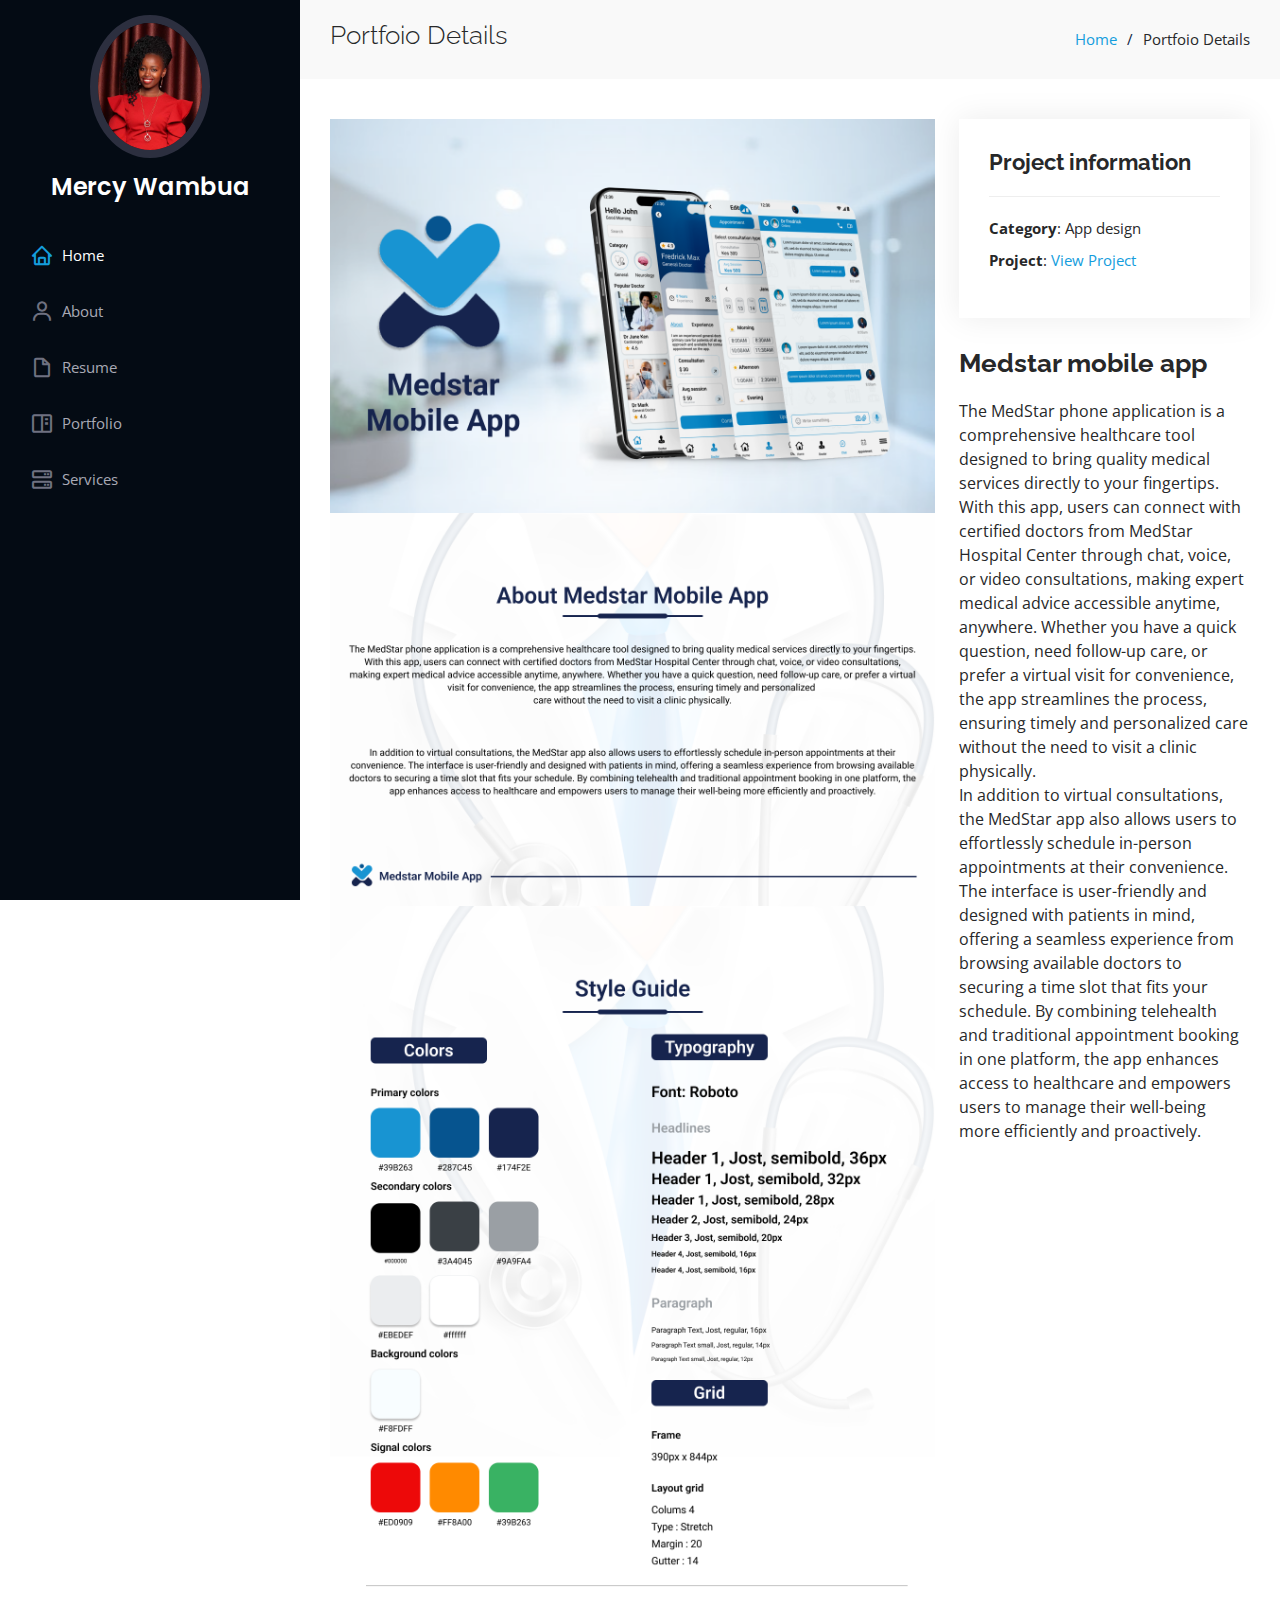
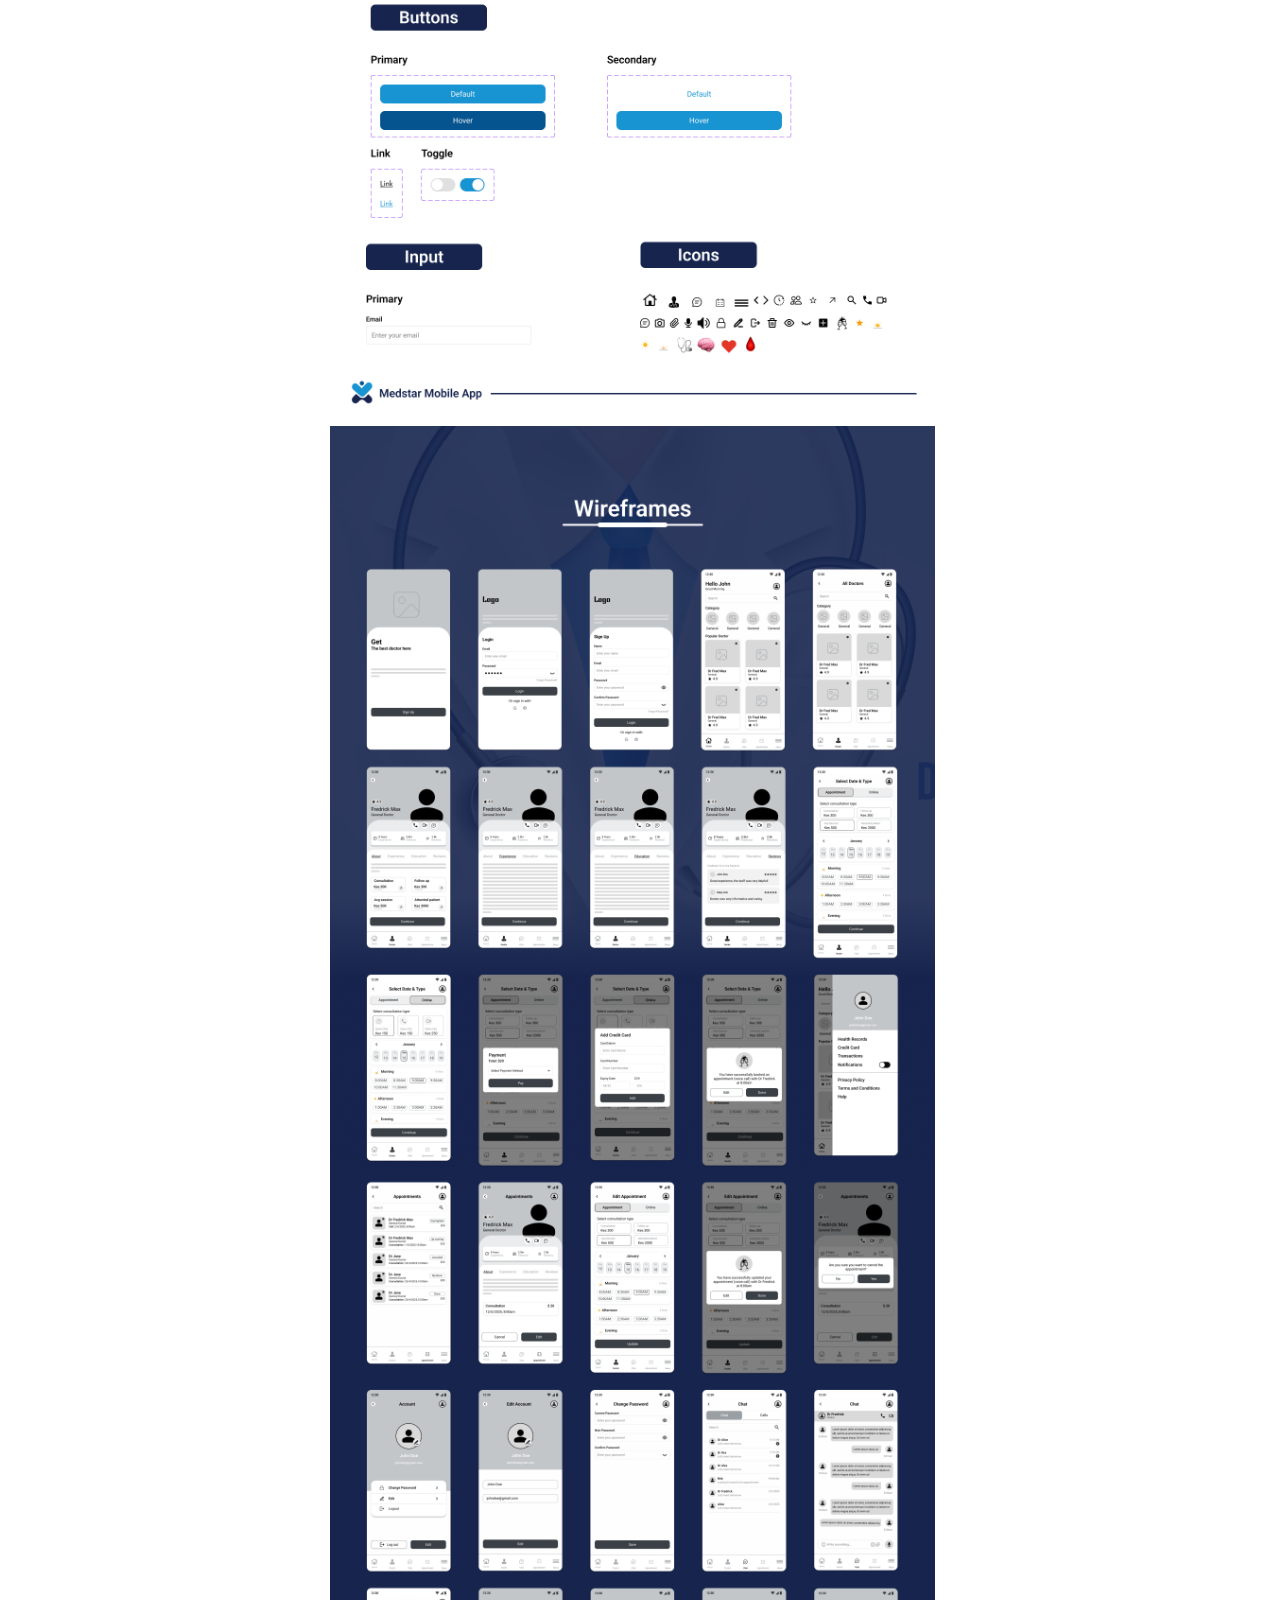
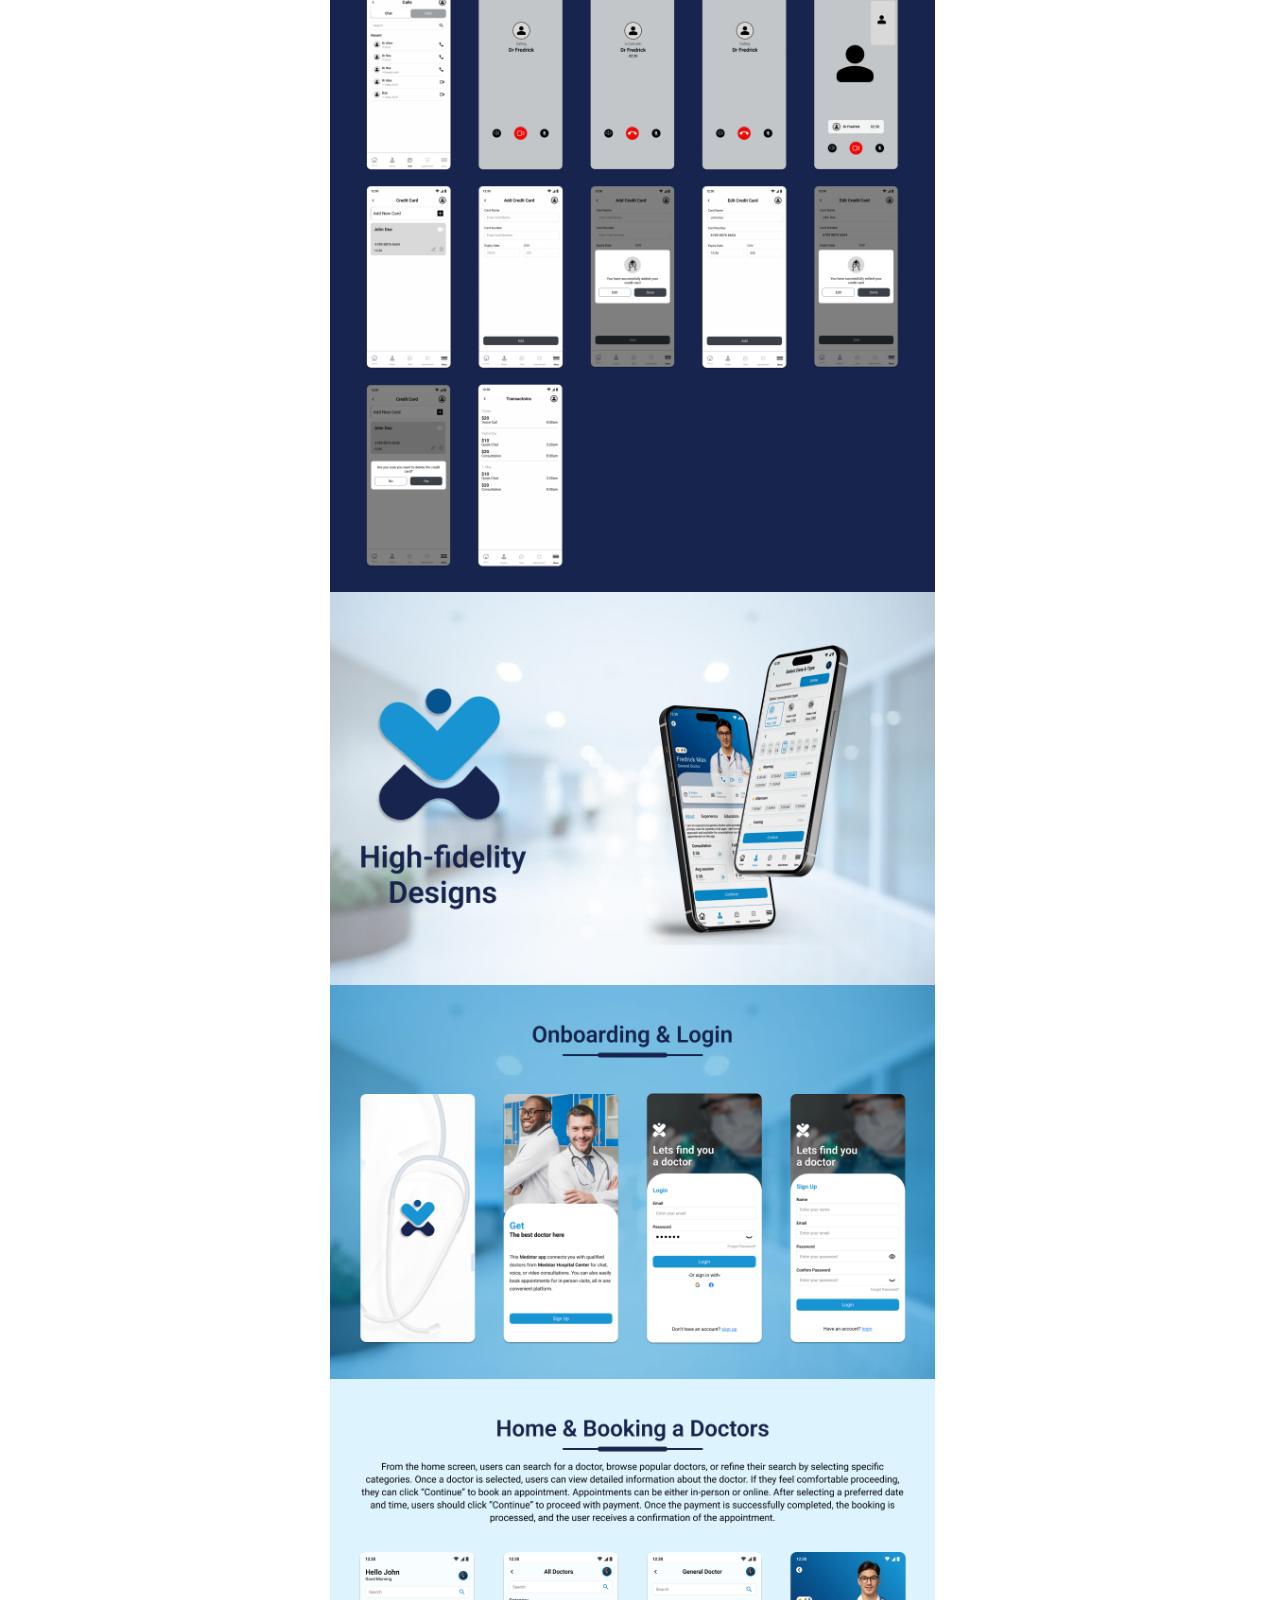
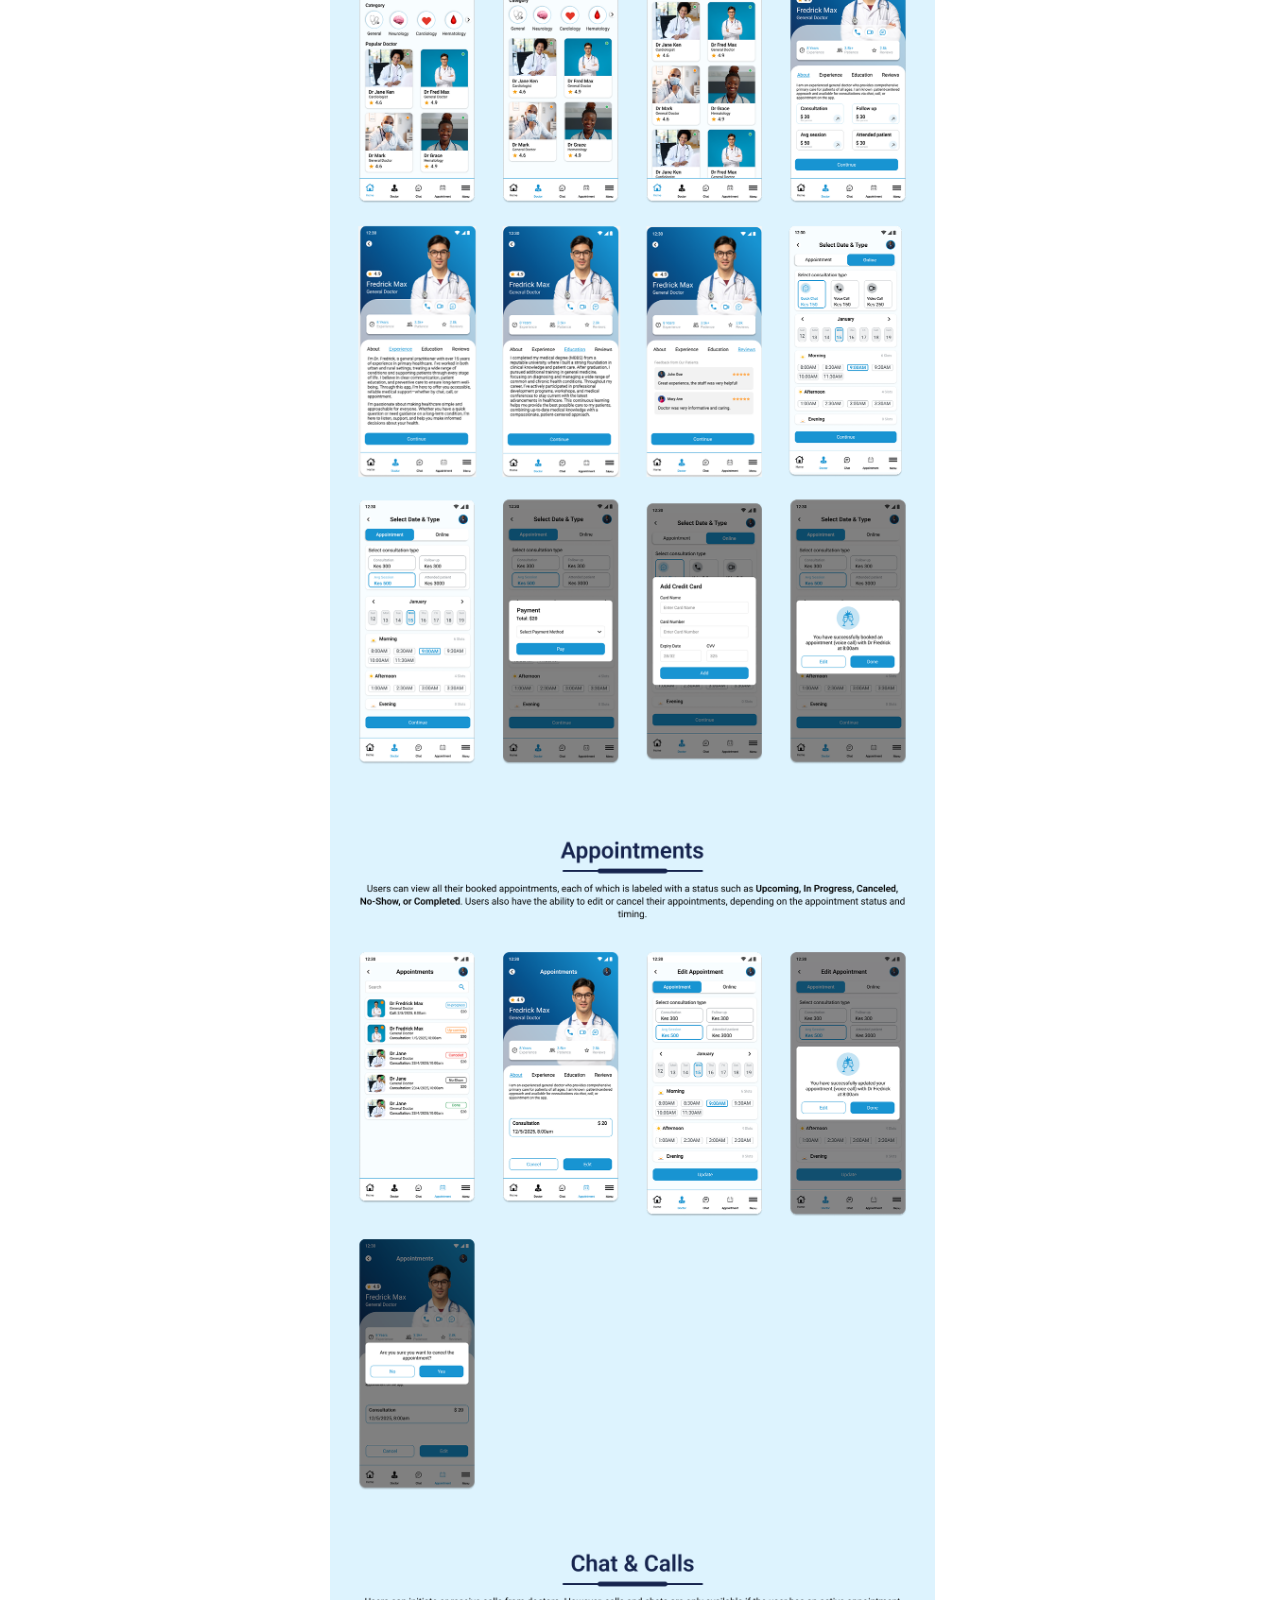
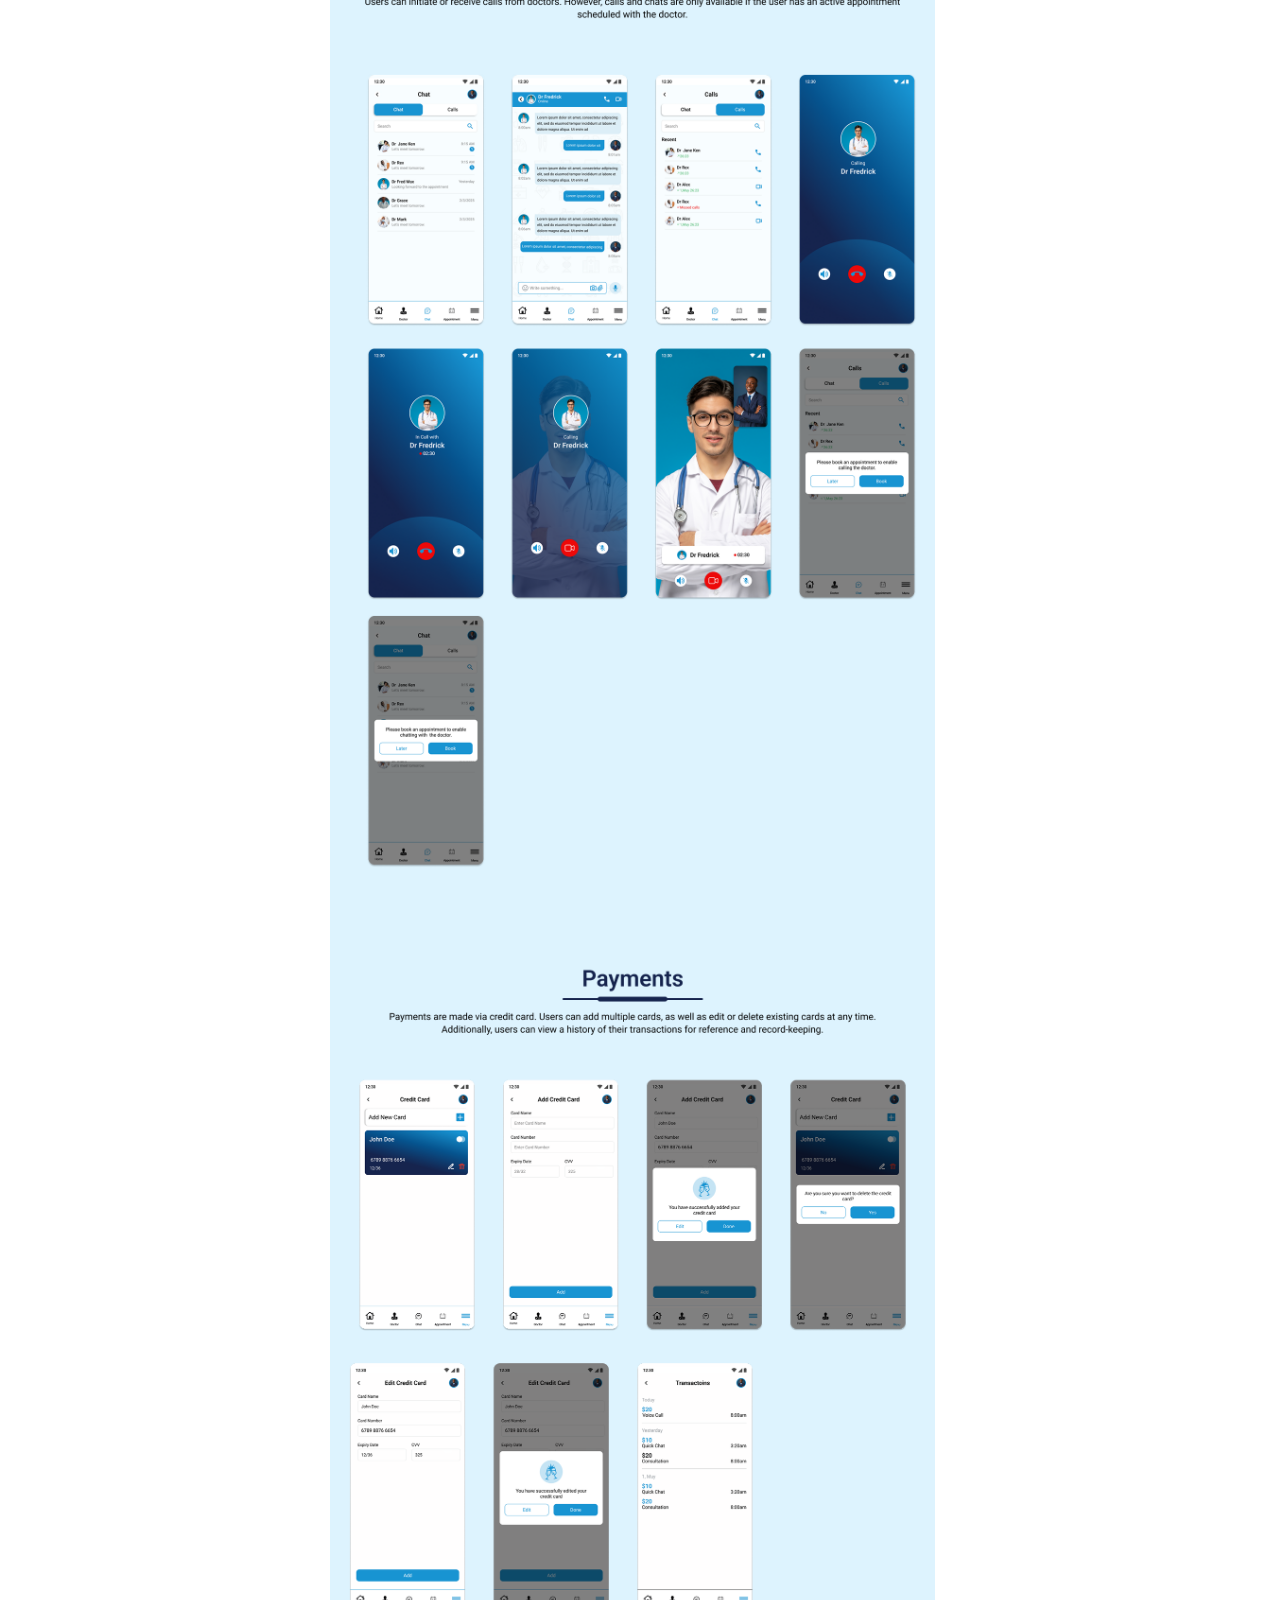
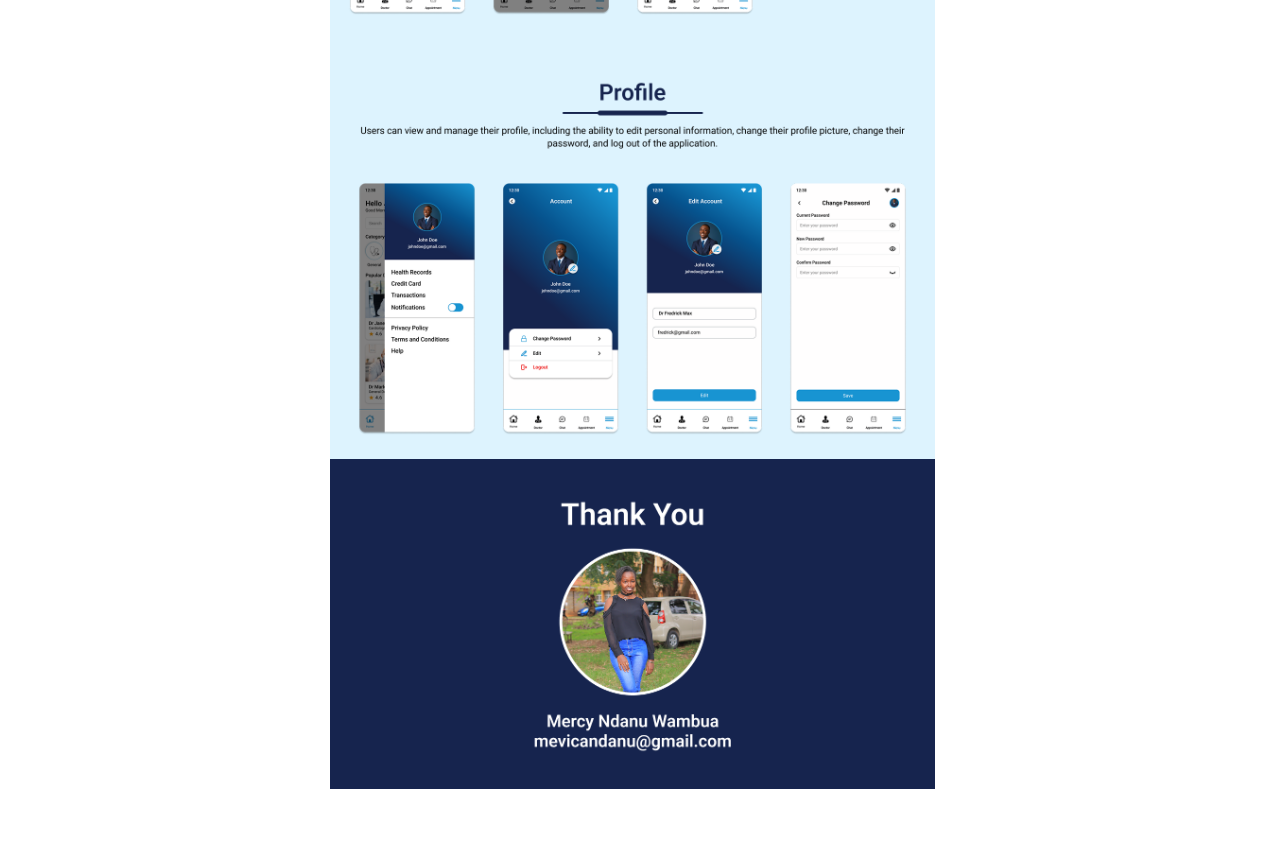
<file: medstar.html>
<!DOCTYPE html>
<html lang="en">

<head>
  <meta charset="utf-8">
  <meta content="width=device-width, initial-scale=1.0" name="viewport">

  <title>Portfolio</title>
  <meta content="" name="description">
  <meta content="" name="keywords">

  <!-- Favicons -->
  <link href="assets/img/mercy.jpg" rel="icon">
  <link href="assets/img/apple-touch-icon.png" rel="apple-touch-icon">

  <!-- Google Fonts -->
  <link href="https://fonts.googleapis.com/css?family=Open+Sans:300,300i,400,400i,600,600i,700,700i|Raleway:300,300i,400,400i,500,500i,600,600i,700,700i|Poppins:300,300i,400,400i,500,500i,600,600i,700,700i" rel="stylesheet">

  <!-- Vendor CSS Files -->
  <link href="assets/vendor/aos/aos.css" rel="stylesheet">
  <link href="assets/vendor/bootstrap/css/bootstrap.min.css" rel="stylesheet">
  <link href="assets/vendor/bootstrap-icons/bootstrap-icons.css" rel="stylesheet">
  <link href="assets/vendor/boxicons/css/boxicons.min.css" rel="stylesheet">
  <link href="assets/vendor/glightbox/css/glightbox.min.css" rel="stylesheet">
  <link href="assets/vendor/swiper/swiper-bundle.min.css" rel="stylesheet">

 
  <link href="assets/css/style.css" rel="stylesheet">

  

<body>

  <!-- ======= Mobile nav toggle button ======= -->
  <i class="bi bi-list mobile-nav-toggle d-xl-none"></i>

  <!-- ======= Header ======= -->
  <header id="header">
    <div class="d-flex flex-column">

      <div class="profile">
        <img src="assets/img/mercy.jpg" alt="" class="img-fluid rounded-circle">
        <h1 class="text-light"><a href="index.html">Mercy Wambua</a></h1>
      <!--  <div class="social-links mt-3 text-center">
          <a href="#" class="twitter"><i class="bx bxl-twitter"></i></a>
          <a href="#" class="facebook"><i class="bx bxl-facebook"></i></a>
          <a href="#" class="instagram"><i class="bx bxl-instagram"></i></a>
          <a href="#" class="google-plus"><i class="bx bxl-skype"></i></a>
          <a href="#" class="linkedin"><i class="bx bxl-linkedin"></i></a>
        </div> -->
      </div>

      <nav id="navbar" class="nav-menu navbar">
        <ul>
          <li><a href="index.html" class="nav-link scrollto active"><i class="bx bx-home"></i> <span>Home</span></a></li>
          <li><a href="index.html" class="nav-link scrollto"><i class="bx bx-user"></i> <span>About</span></a></li>
          <li><a href="index.html" class="nav-link scrollto"><i class="bx bx-file-blank"></i> <span>Resume</span></a></li>
          <li><a href="index.html" class="nav-link scrollto"><i class="bx bx-book-content"></i> <span>Portfolio</span></a></li>
          <li><a href="index.html" class="nav-link scrollto"><i class="bx bx-server"></i> <span>Services</span></a></li>
          <!-- <li><a href="index.html" class="nav-link scrollto"><i class="bx bx-envelope"></i> <span>Contact</span></a></li> -->
        </ul>
      </nav>
    </div>
  </header>

  <main id="main">

    <!-- ======= Breadcrumbs ======= -->
    <section id="breadcrumbs" class="breadcrumbs">
      <div class="container">

        <div class="d-flex justify-content-between align-items-center">
          <h2>Portfoio Details</h2>
          <ol>
            <li><a href="index.html">Home</a></li>
            <li>Portfoio Details</li>
          </ol>
        </div>

      </div>
    </section>

    <!-- ======= Portfolio Details Section ======= -->
    <section id="appchaka" class="portfolio-details">
      <div class="container">

        <div class="row gy-4">

          <div class="col-lg-8">
            <!-- <div class="portfolio-details-slider swiper">
              <div class="swiper-wrapper align-items-center">

              </div>
              <div class="swiper-pagination"></div>
            </div> -->
            <div>

             <div >
                  <img src="assets/img/medstar/MacBook-Air-1.png" alt="" width="100%">
                </div>
                 <div >
                  <img src="assets/img/medstar/MacBook-Air-2.png" alt="" width="100%">
                </div>
                 <div >
                  <img src="assets/img/medstar/MacBook-Air-3.png" alt="" width="100%">
                </div>
                 <div >
                  <img src="assets/img/medstar/MacBook-Air-4.png" alt="" width="100%">
                </div>
                 <div >
                  <img src="assets/img/medstar/MacBook-Air-7.png " alt="" width="100%">
                </div>
                 <div >
                  <img src="assets/img/medstar/MacBook-Air-8.png" alt="" width="100%">
                </div>
                 <div >
                  <img src="assets/img/medstar/MacBook-Air-9.png " alt="" width="100%">
                </div>
                 <div >
                  <img src="assets/img/medstar/MacBook-Air-10.png " alt="" width="100%">
                </div>
                 <div >
                  <img src="assets/img/medstar/MacBook-Air-11.png " alt="" width="100%">
                </div>
                <div >
                  <img src="assets/img/medstar/MacBook-Air-12.png " alt="" width="100%">
                </div>
                <div >
                  <img src="assets/img/medstar/MacBook-Air-13.png " alt="" width="100%">
                </div>
                <div >
                  <img src="assets/img/medstar/MacBook-Air-14.png " alt="" width="100%">
                </div>
                
          </div>
          </div>
          

          <div class="col-lg-4">
            <div class="portfolio-info">
              <h3>Project information</h3>
              <ul>
                <li><strong>Category</strong>: App design</li>
                <li><strong>Project</strong>: <a href=" https://www.behance.net/gallery/227568977/Medstar-Mobile-App-UIUX" target="_blank">View Project</a></li>

              </ul>
            </div>
            <div class="portfolio-description">
              <h2>Medstar  mobile app</h2>
              <p>
                The MedStar phone application is a comprehensive healthcare tool designed to bring quality medical services 
                directly to your fingertips. With this app, users can connect with certified doctors from MedStar Hospital 
                Center through chat, voice, or video consultations, making expert medical advice accessible anytime, anywhere. 
                Whether you have a quick question, need follow-up care, or prefer a virtual visit for convenience, the app 
                streamlines the process, ensuring timely and personalized 
                    care without the need to visit a clinic physically.<br>
                    In addition to virtual consultations, the MedStar app also allows users to effortlessly schedule in-person 
                    appointments at their convenience. The interface is user-friendly and designed with patients in mind, 
                    offering a seamless experience from browsing available doctors to securing a time slot that fits your 
                    schedule. By combining telehealth and traditional appointment booking in one platform, the app enhances 
                    access to healthcare and empowers users to manage their well-being more efficiently and proactively.
              </p>
            </div>
          </div>

        </div>

      </div>
    </section>

  </main>

  <!-- ======= Footer ======= -->
  

  <a href="#" class="back-to-top d-flex align-items-center justify-content-center"><i class="bi bi-arrow-up-short"></i></a>

  <!-- Vendor JS Files -->
  <script src="assets/vendor/purecounter/purecounter_vanilla.js"></script>
  <script src="assets/vendor/aos/aos.js"></script>
  <script src="assets/vendor/bootstrap/js/bootstrap.bundle.min.js"></script>
  <script src="assets/vendor/glightbox/js/glightbox.min.js"></script>
  <script src="assets/vendor/isotope-layout/isotope.pkgd.min.js"></script>
  <script src="assets/vendor/swiper/swiper-bundle.min.js"></script>
  <script src="assets/vendor/typed.js/typed.umd.js"></script>
  <script src="assets/vendor/waypoints/noframework.waypoints.js"></script>
  <script src="assets/vendor/php-email-form/validate.js"></script>

  
  <script src="assets/js/main.js"></script>

</body>

</html>
</file>
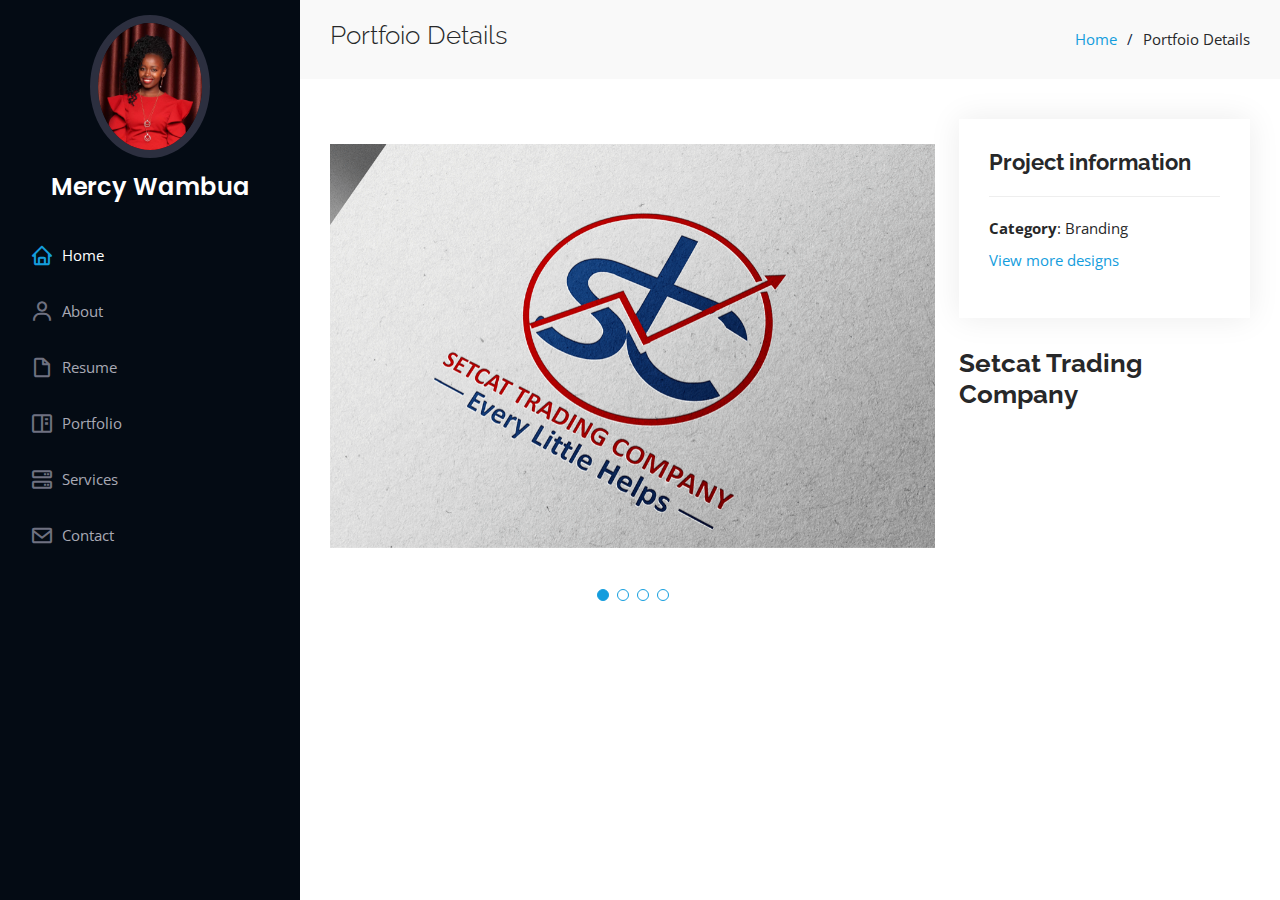
<file: setcat.html>
<!DOCTYPE html>
<html lang="en">

<head>
  <meta charset="utf-8">
  <meta content="width=device-width, initial-scale=1.0" name="viewport">

  <title>Portfolio</title>
  <meta content="" name="description">
  <meta content="" name="keywords">

  <!-- Favicons -->
  <link href="assets/img/mercy.jpg" rel="icon">
  <link href="assets/img/apple-touch-icon.png" rel="apple-touch-icon">

  <!-- Google Fonts -->
  <link href="https://fonts.googleapis.com/css?family=Open+Sans:300,300i,400,400i,600,600i,700,700i|Raleway:300,300i,400,400i,500,500i,600,600i,700,700i|Poppins:300,300i,400,400i,500,500i,600,600i,700,700i" rel="stylesheet">

  <!-- Vendor CSS Files -->
  <link href="assets/vendor/aos/aos.css" rel="stylesheet">
  <link href="assets/vendor/bootstrap/css/bootstrap.min.css" rel="stylesheet">
  <link href="assets/vendor/bootstrap-icons/bootstrap-icons.css" rel="stylesheet">
  <link href="assets/vendor/boxicons/css/boxicons.min.css" rel="stylesheet">
  <link href="assets/vendor/glightbox/css/glightbox.min.css" rel="stylesheet">
  <link href="assets/vendor/swiper/swiper-bundle.min.css" rel="stylesheet">

 

  <link href="assets/css/style.css" rel="stylesheet">

  
</head>

<body>

  <!-- ======= Mobile nav toggle button ======= -->
  <i class="bi bi-list mobile-nav-toggle d-xl-none"></i>

  <!-- ======= Header ======= -->
  <header id="header">
    <div class="d-flex flex-column">

      <div class="profile">
        <img src="assets/img/mercy.jpg" alt="" class="img-fluid rounded-circle">
        <h1 class="text-light"><a href="index.html">Mercy Wambua</a></h1>
      <!--  <div class="social-links mt-3 text-center">
          <a href="#" class="twitter"><i class="bx bxl-twitter"></i></a>
          <a href="#" class="facebook"><i class="bx bxl-facebook"></i></a>
          <a href="#" class="instagram"><i class="bx bxl-instagram"></i></a>
          <a href="#" class="google-plus"><i class="bx bxl-skype"></i></a>
          <a href="#" class="linkedin"><i class="bx bxl-linkedin"></i></a>
        </div> -->
      </div>

      <nav id="navbar" class="nav-menu navbar">
        <ul>
          <li><a href="#hero" class="nav-link scrollto active"><i class="bx bx-home"></i> <span>Home</span></a></li>
          <li><a href="#about" class="nav-link scrollto"><i class="bx bx-user"></i> <span>About</span></a></li>
          <li><a href="#resume" class="nav-link scrollto"><i class="bx bx-file-blank"></i> <span>Resume</span></a></li>
          <li><a href="#portfolio" class="nav-link scrollto"><i class="bx bx-book-content"></i> <span>Portfolio</span></a></li>
          <li><a href="#services" class="nav-link scrollto"><i class="bx bx-server"></i> <span>Services</span></a></li>
          <li><a href="#contact" class="nav-link scrollto"><i class="bx bx-envelope"></i> <span>Contact</span></a></li>
        </ul>
      </nav>
    </div>
  </header>

  <main id="main">

    <!-- ======= Breadcrumbs ======= -->
    <section id="breadcrumbs" class="breadcrumbs">
      <div class="container">

        <div class="d-flex justify-content-between align-items-center">
          <h2>Portfoio Details</h2>
          <ol>
            <li><a href="index.html">Home</a></li>
            <li>Portfoio Details</li>
          </ol>
        </div>

      </div>
    </section>

    <!-- ======= Portfolio Details Section ======= -->
    <section id="setcat" class="portfolio-details">
      <div class="container">

        <div class="row gy-4">

          <div class="col-lg-8">
            <div class="portfolio-details-slider swiper">
              <div class="swiper-wrapper align-items-center">

                <div class="swiper-slide">
                  <img src="assets/img/portfolio/set-m.gif" alt="">
                </div>

                <div class="swiper-slide">
                  <img src="assets/img/portfolio/set-mock.gif" alt="">
                </div>

                <div class="swiper-slide">
                  <img src="assets/img/portfolio/setcat.gif" alt="">
                </div>
                <div class="swiper-slide">
                  <img src="assets/img/portfolio/setcat2.gif" alt="">
                </div>

              </div>
              <div class="swiper-pagination"></div>
            </div>
          </div>

          <div class="col-lg-4">
            <div class="portfolio-info">
              <h3>Project information</h3>
              <ul>
                <li><strong>Category</strong>: Branding</li>
                <li> <a href="https://www.behance.net/mercyndanu" target="_blank">View more designs </a></span></li>

              </ul>
            </div>
            <div class="portfolio-description">
              <h2>Setcat Trading Company </h2>
              <p>

              </p>
            </div>
          </div>

        </div>

      </div>
    </section>

  </main>

  <!-- ======= Footer ======= -->
 

  <a href="#" class="back-to-top d-flex align-items-center justify-content-center"><i class="bi bi-arrow-up-short"></i></a>

  <!-- Vendor JS Files -->
  <script src="assets/vendor/purecounter/purecounter_vanilla.js"></script>
  <script src="assets/vendor/aos/aos.js"></script>
  <script src="assets/vendor/bootstrap/js/bootstrap.bundle.min.js"></script>
  <script src="assets/vendor/glightbox/js/glightbox.min.js"></script>
  <script src="assets/vendor/isotope-layout/isotope.pkgd.min.js"></script>
  <script src="assets/vendor/swiper/swiper-bundle.min.js"></script>
  <script src="assets/vendor/typed.js/typed.umd.js"></script>
  <script src="assets/vendor/waypoints/noframework.waypoints.js"></script>
  <script src="assets/vendor/php-email-form/validate.js"></script>


  <script src="assets/js/main.js"></script>

</body>

</html>
</file>
<file: assets/css/style.css>
/**
* Template Name: iPortfolio
* Updated: Jan 29 2024 with Bootstrap v5.3.2
* Template URL: https://bootstrapmade.com/iportfolio-bootstrap-portfolio-websites-template/
* Author: BootstrapMade.com
* License: https://bootstrapmade.com/license/
*/

/*--------------------------------------------------------------
# General
--------------------------------------------------------------*/
body {
  font-family: "Open Sans", sans-serif;
  color: #272829;
}

a {
  color: #149ddd;
  text-decoration: none;
}

a:hover {
  color: #37b3ed;
  text-decoration: none;
}

h1,
h2,
h3,
h4,
h5,
h6 {
  font-family: "Raleway", sans-serif;
}

/*--------------------------------------------------------------
# Back to top button
--------------------------------------------------------------*/
.back-to-top {
  position: fixed;
  visibility: hidden;
  opacity: 0;
  right: 15px;
  bottom: 15px;
  z-index: 996;
  background: #149ddd;
  width: 40px;
  height: 40px;
  border-radius: 50px;
  transition: all 0.4s;
}

.back-to-top i {
  font-size: 28px;
  color: #fff;
  line-height: 0;
}

.back-to-top:hover {
  background: #2eafec;
  color: #fff;
}

.back-to-top.active {
  visibility: visible;
  opacity: 1;
}

/*--------------------------------------------------------------
# Header
--------------------------------------------------------------*/
#header {
  position: fixed;
  top: 0;
  left: 0;
  bottom: 0;
  width: 300px;
  transition: all ease-in-out 0.5s;
  z-index: 9997;
  transition: all 0.5s;
  padding: 0 15px;
  background: #040b14;
  overflow-y: auto;
}

#header .profile img {
  margin: 15px auto;
  display: block;
  width: 120px;
  border: 8px solid #2c2f3f;
}

#header .profile h1 {
  font-size: 24px;
  margin: 0;
  padding: 0;
  font-weight: 600;
  -moz-text-align-last: center;
  text-align-last: center;
  font-family: "Poppins", sans-serif;
}

#header .profile h1 a,
#header .profile h1 a:hover {
  color: #fff;
  text-decoration: none;
}

#header .profile .social-links a {
  font-size: 18px;
  display: inline-block;
  background: #212431;
  color: #fff;
  line-height: 1;
  padding: 8px 0;
  margin-right: 4px;
  border-radius: 50%;
  text-align: center;
  width: 36px;
  height: 36px;
  transition: 0.3s;
}

#header .profile .social-links a:hover {
  background: #149ddd;
  color: #fff;
  text-decoration: none;
}

#main {
  margin-left: 300px;
}

.container,
.container-fluid {
  padding-left: 30px;
  padding-right: 30px;
}

@media (max-width: 1199px) {
  #header {
    left: -300px;
  }

  #main {
    margin-left: 0;
  }

  .container,
  .container-fluid {
    padding-left: 12px;
    padding-right: 12px;
  }
}

/*--------------------------------------------------------------
# Navigation Menu
--------------------------------------------------------------*/
/* Desktop Navigation */
.nav-menu {
  padding: 30px 0 0 0;
}

.nav-menu * {
  margin: 0;
  padding: 0;
  list-style: none;
}

.nav-menu>ul>li {
  position: relative;
  white-space: nowrap;
}

.nav-menu a,
.nav-menu a:focus {
  display: flex;
  align-items: center;
  color: #a8a9b4;
  padding: 12px 15px;
  margin-bottom: 8px;
  transition: 0.3s;
  font-size: 15px;
}

.nav-menu a i,
.nav-menu a:focus i {
  font-size: 24px;
  padding-right: 8px;
  color: #6f7180;
}

.nav-menu a:hover,
.nav-menu .active,
.nav-menu .active:focus,
.nav-menu li:hover>a {
  text-decoration: none;
  color: #fff;
}

.nav-menu a:hover i,
.nav-menu .active i,
.nav-menu .active:focus i,
.nav-menu li:hover>a i {
  color: #149ddd;
}

/* Mobile Navigation */
.mobile-nav-toggle {
  position: fixed;
  right: 15px;
  top: 15px;
  z-index: 9998;
  border: 0;
  font-size: 24px;
  transition: all 0.4s;
  outline: none !important;
  background-color: #149ddd;
  color: #fff;
  width: 40px;
  height: 40px;
  display: inline-flex;
  align-items: center;
  justify-content: center;
  line-height: 0;
  border-radius: 50px;
  cursor: pointer;
}

.mobile-nav-active {
  overflow: hidden;
}

.mobile-nav-active #header {
  left: 0;
}

/*--------------------------------------------------------------
# Hero Section
--------------------------------------------------------------*/
#hero {
  width: 100%;
  height: 100vh;
  background: url("../img/portfolio/bg.jpg") top center;
  background-size: cover;
}

#hero:before {
  content: "";
  background: rgba(5, 13, 24, 0.3);
  position: absolute;
  bottom: 0;
  top: 0;
  left: 0;
  right: 0;
  z-index: 1;
}

#hero .hero-container {
  position: relative;
  z-index: 2;
  min-width: 300px;
}

#hero h1 {
  margin: 0 0 10px 0;
  font-size: 64px;
  font-weight: 700;
  line-height: 56px;
  color: #fff;
}

#hero p {
  color: #fff;
  margin-bottom: 50px;
  font-size: 26px;
  font-family: "Poppins", sans-serif;
}

#hero p span {
  color: #fff;
  padding-bottom: 4px;
  letter-spacing: 1px;
  border-bottom: 3px solid #149ddd;
}

@media (min-width: 1024px) {
  #hero {
    background-attachment: fixed;
  }
}

@media (max-width: 768px) {
  #hero h1 {
    font-size: 28px;
    line-height: 36px;
  }

  #hero h2 {
    font-size: 18px;
    line-height: 24px;
    margin-bottom: 30px;
  }
}

/*--------------------------------------------------------------
# Sections General
--------------------------------------------------------------*/
section {
  padding: 60px 0;
  overflow: hidden;
}

.section-bg {
  background: #f5f8fd;
}

.section-title {
  padding-bottom: 30px;
}

.section-title h2 {
  font-size: 32px;
  font-weight: bold;
  margin-bottom: 20px;
  padding-bottom: 20px;
  position: relative;
  color: #173b6c;
}

.section-title h2::after {
  content: "";
  position: absolute;
  display: block;
  width: 50px;
  height: 3px;
  background: #149ddd;
  bottom: 0;
  left: 0;
}

.section-title p {
  margin-bottom: 0;
}

/*--------------------------------------------------------------
# About
--------------------------------------------------------------*/
.about .content h3 {
  font-weight: 700;
  font-size: 26px;
  color: #173b6c;
}

.about .content ul {
  list-style: none;
  padding: 0;
}

.about .content ul li {
  margin-bottom: 20px;
  display: flex;
  align-items: center;
}

.about .content ul strong {
  margin-right: 10px;
}

.about .content ul i {
  font-size: 16px;
  margin-right: 5px;
  color: #149ddd;
  line-height: 0;
}

.about .content p:last-child {
  margin-bottom: 0;
}

/*--------------------------------------------------------------
# Facts
--------------------------------------------------------------*/
.facts {
  padding-bottom: 30px;
}

.facts .count-box {
  padding: 30px;
  width: 100%;
}

.facts .count-box i {
  display: block;
  font-size: 44px;
  color: #149ddd;
  float: left;
  line-height: 0;
}

.facts .count-box span {
  font-size: 48px;
  line-height: 40px;
  display: block;
  font-weight: 700;
  color: #050d18;
  margin-left: 60px;
}

.facts .count-box p {
  padding: 15px 0 0 0;
  margin: 0 0 0 60px;
  font-family: "Raleway", sans-serif;
  font-size: 14px;
  color: #122f57;
}

.facts .count-box a {
  font-weight: 600;
  display: block;
  margin-top: 20px;
  color: #122f57;
  font-size: 15px;
  font-family: "Poppins", sans-serif;
  transition: ease-in-out 0.3s;
}

.facts .count-box a:hover {
  color: #1f5297;
}

/*--------------------------------------------------------------
# Akills
--------------------------------------------------------------*/
.skills .progress {
  height: 60px;
  display: block;
  background: none;
  border-radius: 0;
}

.skills .progress .skill {
  padding: 0;
  margin: 0 0 6px 0;
  text-transform: uppercase;
  display: block;
  font-weight: 600;
  font-family: "Poppins", sans-serif;
  color: #050d18;
}

.skills .progress .skill .val {
  float: right;
  font-style: normal;
}

.skills .progress-bar-wrap {
  background: #dce8f8;
  height: 10px;
}

.skills .progress-bar {
  width: 1px;
  height: 10px;
  transition: 0.9s;
  background-color: #149ddd;
}

/*--------------------------------------------------------------
# Resume
--------------------------------------------------------------*/
.resume .resume-title {
  font-size: 26px;
  font-weight: 700;
  margin-top: 20px;
  margin-bottom: 20px;
  color: #050d18;
}

.resume .resume-item {
  padding: 0 0 20px 20px;
  margin-top: -2px;
  border-left: 2px solid #1f5297;
  position: relative;
}

.resume .resume-item h4 {
  line-height: 18px;
  font-size: 18px;
  font-weight: 600;
  text-transform: uppercase;
  font-family: "Poppins", sans-serif;
  color: #050d18;
  margin-bottom: 10px;
}

.resume .resume-item h5 {
  font-size: 16px;
  background: #e4edf9;
  padding: 5px 15px;
  display: inline-block;
  font-weight: 600;
  margin-bottom: 10px;
}

.resume .resume-item ul {
  padding-left: 20px;
}

.resume .resume-item ul li {
  padding-bottom: 10px;
}

.resume .resume-item:last-child {
  padding-bottom: 0;
}

.resume .resume-item::before {
  content: "";
  position: absolute;
  width: 16px;
  height: 16px;
  border-radius: 50px;
  left: -9px;
  top: 0;
  background: #fff;
  border: 2px solid #1f5297;
}

/*--------------------------------------------------------------
# Portfolio
--------------------------------------------------------------*/
.portfolio .portfolio-item {
  margin-bottom: 30px;
}

.portfolio #portfolio-flters {
  padding: 0;
  margin: 0 auto 35px auto;
  list-style: none;
  text-align: center;
  background: #fff;
  border-radius: 50px;
  padding: 2px 15px;
}

.portfolio #portfolio-flters li {
  cursor: pointer;
  display: inline-block;
  padding: 10px 15px 8px 15px;
  font-size: 14px;
  font-weight: 600;
  line-height: 1;
  text-transform: uppercase;
  color: #272829;
  margin-bottom: 5px;
  transition: all 0.3s ease-in-out;
}

.portfolio #portfolio-flters li:hover,
.portfolio #portfolio-flters li.filter-active {
  color: #149ddd;
}

.portfolio #portfolio-flters li:last-child {
  margin-right: 0;
}

.portfolio .portfolio-wrap {
  transition: 0.3s;
  position: relative;
  overflow: hidden;
  z-index: 1;
}

.portfolio .portfolio-wrap::before {
  content: "";
  background: rgba(255, 255, 255, 0.5);
  position: absolute;
  left: 0;
  right: 0;
  top: 0;
  bottom: 0;
  transition: all ease-in-out 0.3s;
  z-index: 2;
  opacity: 0;
}

.portfolio .portfolio-wrap .portfolio-links {
  opacity: 1;
  left: 0;
  right: 0;
  bottom: -60px;
  z-index: 3;
  position: absolute;
  transition: all ease-in-out 0.3s;
  display: flex;
  justify-content: center;
}

.portfolio .portfolio-wrap .portfolio-links a {
  color: #fff;
  font-size: 28px;
  text-align: center;
  background: rgba(20, 157, 221, 0.75);
  transition: 0.3s;
  width: 50%;
}

.portfolio .portfolio-wrap .portfolio-links a:hover {
  background: rgba(20, 157, 221, 0.95);
}

.portfolio .portfolio-wrap .portfolio-links a+a {
  border-left: 1px solid #37b3ed;
}

.portfolio .portfolio-wrap:hover::before {
  top: 0;
  left: 0;
  right: 0;
  bottom: 0;
  opacity: 1;
}

.portfolio .portfolio-wrap:hover .portfolio-links {
  opacity: 1;
  bottom: 0;
}

/*--------------------------------------------------------------
# Portfolio Details
--------------------------------------------------------------*/
.portfolio-details {
  padding-top: 40px;
}

.portfolio-details .portfolio-details-slider img {
  width: 100%;
  
}

.portfolio-details .portfolio-details-slider .swiper-pagination {
  margin-top: 20px;
  position: relative;
}

.portfolio-details .portfolio-details-slider .swiper-pagination .swiper-pagination-bullet {
  width: 12px;
  height: 12px;
  background-color: #fff;
  opacity: 1;
  border: 1px solid #149ddd;
}

.portfolio-details .portfolio-details-slider .swiper-pagination .swiper-pagination-bullet-active {
  background-color: #149ddd;
}

.portfolio-details .portfolio-info {
  padding: 30px;
  box-shadow: 0px 0 30px rgba(5, 13, 24, 0.08);
}

.portfolio-details .portfolio-info h3 {
  font-size: 22px;
  font-weight: 700;
  margin-bottom: 20px;
  padding-bottom: 20px;
  border-bottom: 1px solid #eee;
}

.portfolio-details .portfolio-info ul {
  list-style: none;
  padding: 0;
  font-size: 15px;
}

.portfolio-details .portfolio-info ul li+li {
  margin-top: 10px;
}

.portfolio-details .portfolio-description {
  padding-top: 30px;
}

.portfolio-details .portfolio-description h2 {
  font-size: 26px;
  font-weight: 700;
  margin-bottom: 20px;
}

.portfolio-details .portfolio-description p {
  padding: 0;
}

/*--------------------------------------------------------------
# Services
--------------------------------------------------------------*/
.services .icon-box {
  margin-bottom: 20px;
}

.services .icon {
  float: left;
  display: flex;
  align-items: center;
  justify-content: center;
  width: 54px;
  height: 54px;
  background: #149ddd;
  border-radius: 50%;
  transition: 0.5s;
  border: 1px solid #149ddd;
}

.services .icon i {
  color: #fff;
  font-size: 24px;
  line-height: 0;
}

.services .icon-box:hover .icon {
  background: #fff;
}

.services .icon-box:hover .icon i {
  color: #149ddd;
}

.services .title {
  margin-left: 80px;
  font-weight: 700;
  margin-bottom: 15px;
  font-size: 18px;
}

.services .title a {
  color: #343a40;
}

.services .title a:hover {
  color: #149ddd;
}

.services .description {
  margin-left: 80px;
  line-height: 24px;
  font-size: 14px;
}

/*--------------------------------------------------------------
# Testimonials
--------------------------------------------------------------*/
.testimonials .testimonials-carousel,
.testimonials .testimonials-slider {
  overflow: hidden;
}

.testimonials .testimonial-item {
  box-sizing: content-box;
  text-align: center;
  min-height: 320px;
}

.testimonials .testimonial-item .testimonial-img {
  width: 90px;
  border-radius: 50%;
  margin: 0 auto;
}

.testimonials .testimonial-item h3 {
  font-size: 18px;
  font-weight: bold;
  margin: 10px 0 5px 0;
  color: #111;
}

.testimonials .testimonial-item h4 {
  font-size: 14px;
  color: #999;
  margin: 0;
}

.testimonials .testimonial-item .quote-icon-left,
.testimonials .testimonial-item .quote-icon-right {
  color: #c3e8fa;
  font-size: 26px;
}

.testimonials .testimonial-item .quote-icon-left {
  display: inline-block;
  left: -5px;
  position: relative;
}

.testimonials .testimonial-item .quote-icon-right {
  display: inline-block;
  right: -5px;
  position: relative;
  top: 10px;
}

.testimonials .testimonial-item p {
  font-style: italic;
  margin: 0 15px 15px 15px;
  padding: 20px;
  background: #fff;
  position: relative;
  margin-bottom: 35px;
  border-radius: 6px;
  box-shadow: 0px 2px 15px rgba(0, 0, 0, 0.1);
}

.testimonials .testimonial-item p::after {
  content: "";
  width: 0;
  height: 0;
  border-top: 20px solid #fff;
  border-right: 20px solid transparent;
  border-left: 20px solid transparent;
  position: absolute;
  bottom: -20px;
  left: calc(50% - 20px);
}

.testimonials .swiper-pagination {
  margin-top: 20px;
  position: relative;
}

.testimonials .swiper-pagination .swiper-pagination-bullet {
  width: 12px;
  height: 12px;
  background-color: #fff;
  opacity: 1;
  border: 1px solid #149ddd;
}

.testimonials .swiper-pagination .swiper-pagination-bullet-active {
  background-color: #149ddd;
}

/*--------------------------------------------------------------
# Contact
--------------------------------------------------------------*/
.contact {
  padding-bottom: 130px;
}

.contact .info {
  padding: 30px;
  background: #fff;
  width: 100%;
  box-shadow: 0 0 24px 0 rgba(0, 0, 0, 0.12);
}

.contact .info i {
  font-size: 20px;
  color: #149ddd;
  float: left;
  width: 44px;
  height: 44px;
  background: #dff3fc;
  display: flex;
  justify-content: center;
  align-items: center;
  border-radius: 50px;
  transition: all 0.3s ease-in-out;
}

.contact .info h4 {
  padding: 0 0 0 60px;
  font-size: 22px;
  font-weight: 600;
  margin-bottom: 5px;
  color: #050d18;
}

.contact .info p {
  padding: 0 0 10px 60px;
  margin-bottom: 20px;
  font-size: 14px;
  color: #173b6c;
}

.contact .info .email p {
  padding-top: 5px;
}

.contact .info .social-links {
  padding-left: 60px;
}

.contact .info .social-links a {
  font-size: 18px;
  display: inline-block;
  background: #333;
  color: #fff;
  line-height: 1;
  padding: 8px 0;
  border-radius: 50%;
  text-align: center;
  width: 36px;
  height: 36px;
  transition: 0.3s;
  margin-right: 10px;
}

.contact .info .social-links a:hover {
  background: #149ddd;
  color: #fff;
}

.contact .info .email:hover i,
.contact .info .address:hover i,
.contact .info .phone:hover i {
  background: #149ddd;
  color: #fff;
}

.contact .php-email-form {
  width: 100%;
  padding: 30px;
  background: #fff;
  box-shadow: 0 0 24px 0 rgba(0, 0, 0, 0.12);
}

.contact .php-email-form .form-group {
  padding-bottom: 8px;
}

.contact .php-email-form .validate {
  display: none;
  color: red;
  margin: 0 0 15px 0;
  font-weight: 400;
  font-size: 13px;
}

.contact .php-email-form .error-message {
  display: none;
  color: #fff;
  background: #ed3c0d;
  text-align: left;
  padding: 15px;
  font-weight: 600;
}

.contact .php-email-form .error-message br+br {
  margin-top: 25px;
}

.contact .php-email-form .sent-message {
  display: none;
  color: #fff;
  background: #18d26e;
  text-align: center;
  padding: 15px;
  font-weight: 600;
}

.contact .php-email-form .loading {
  display: none;
  background: #fff;
  text-align: center;
  padding: 15px;
}

.contact .php-email-form .loading:before {
  content: "";
  display: inline-block;
  border-radius: 50%;
  width: 24px;
  height: 24px;
  margin: 0 10px -6px 0;
  border: 3px solid #18d26e;
  border-top-color: #eee;
  animation: animate-loading 1s linear infinite;
}

.contact .php-email-form .form-group {
  margin-bottom: 15px;
}

.contact .php-email-form label {
  padding-bottom: 8px;
}

.contact .php-email-form input,
.contact .php-email-form textarea {
  border-radius: 0;
  box-shadow: none;
  font-size: 14px;
}

.contact .php-email-form input {
  height: 44px;
}

.contact .php-email-form textarea {
  padding: 10px 15px;
}

.contact .php-email-form button[type=submit] {
  background: #149ddd;
  border: 0;
  padding: 10px 24px;
  color: #fff;
  transition: 0.4s;
  border-radius: 4px;
}

.contact .php-email-form button[type=submit]:hover {
  background: #37b3ed;
}

@keyframes animate-loading {
  0% {
    transform: rotate(0deg);
  }

  100% {
    transform: rotate(360deg);
  }
}

/*--------------------------------------------------------------
# Breadcrumbs
--------------------------------------------------------------*/
.breadcrumbs {
  padding: 20px 0;
  background: #f9f9f9;
}

.breadcrumbs h2 {
  font-size: 26px;
  font-weight: 300;
}

.breadcrumbs ol {
  display: flex;
  flex-wrap: wrap;
  list-style: none;
  padding: 0;
  margin: 0;
  font-size: 15px;
}

.breadcrumbs ol li+li {
  padding-left: 10px;
}

.breadcrumbs ol li+li::before {
  display: inline-block;
  padding-right: 10px;
  color: #0e2442;
  content: "/";
}

@media (max-width: 768px) {
  .breadcrumbs .d-flex {
    display: block !important;
  }

  .breadcrumbs ol {
    display: block;
  }

  .breadcrumbs ol li {
    display: inline-block;
  }
}

/*--------------------------------------------------------------
# Footer
--------------------------------------------------------------*/
#footer {
  padding: 15px;
  color: #f4f6fd;
  font-size: 14px;
  position: fixed;
  left: 0;
  bottom: 0;
  width: 300px;
  z-index: 9999;
  background: #040b14;
}

#footer .copyright {
  text-align: center;
}

#footer .credits {
  padding-top: 5px;
  text-align: center;
  font-size: 13px;
  color: #eaebf0;
}

@media (max-width: 1199px) {
  #footer {
    position: static;
    width: auto;
    padding-right: 20px 15px;
  }
}
</file>
